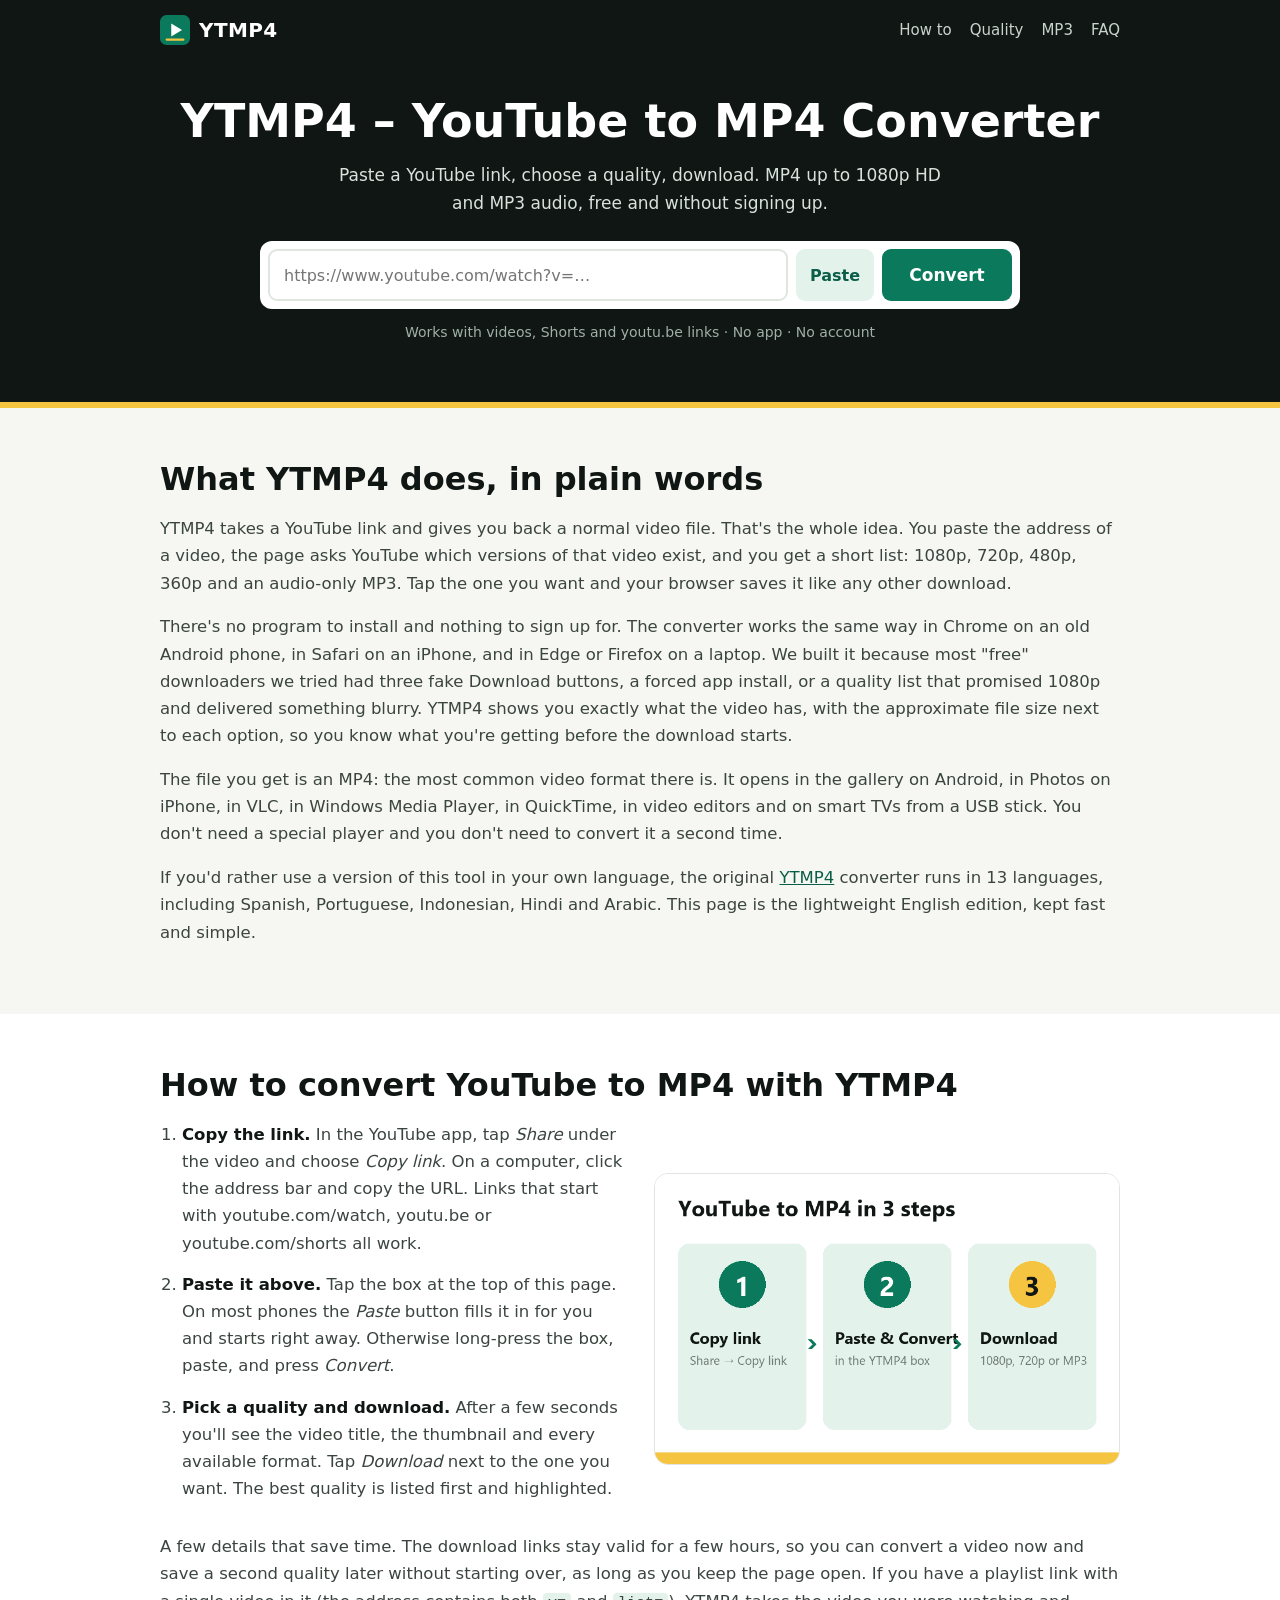
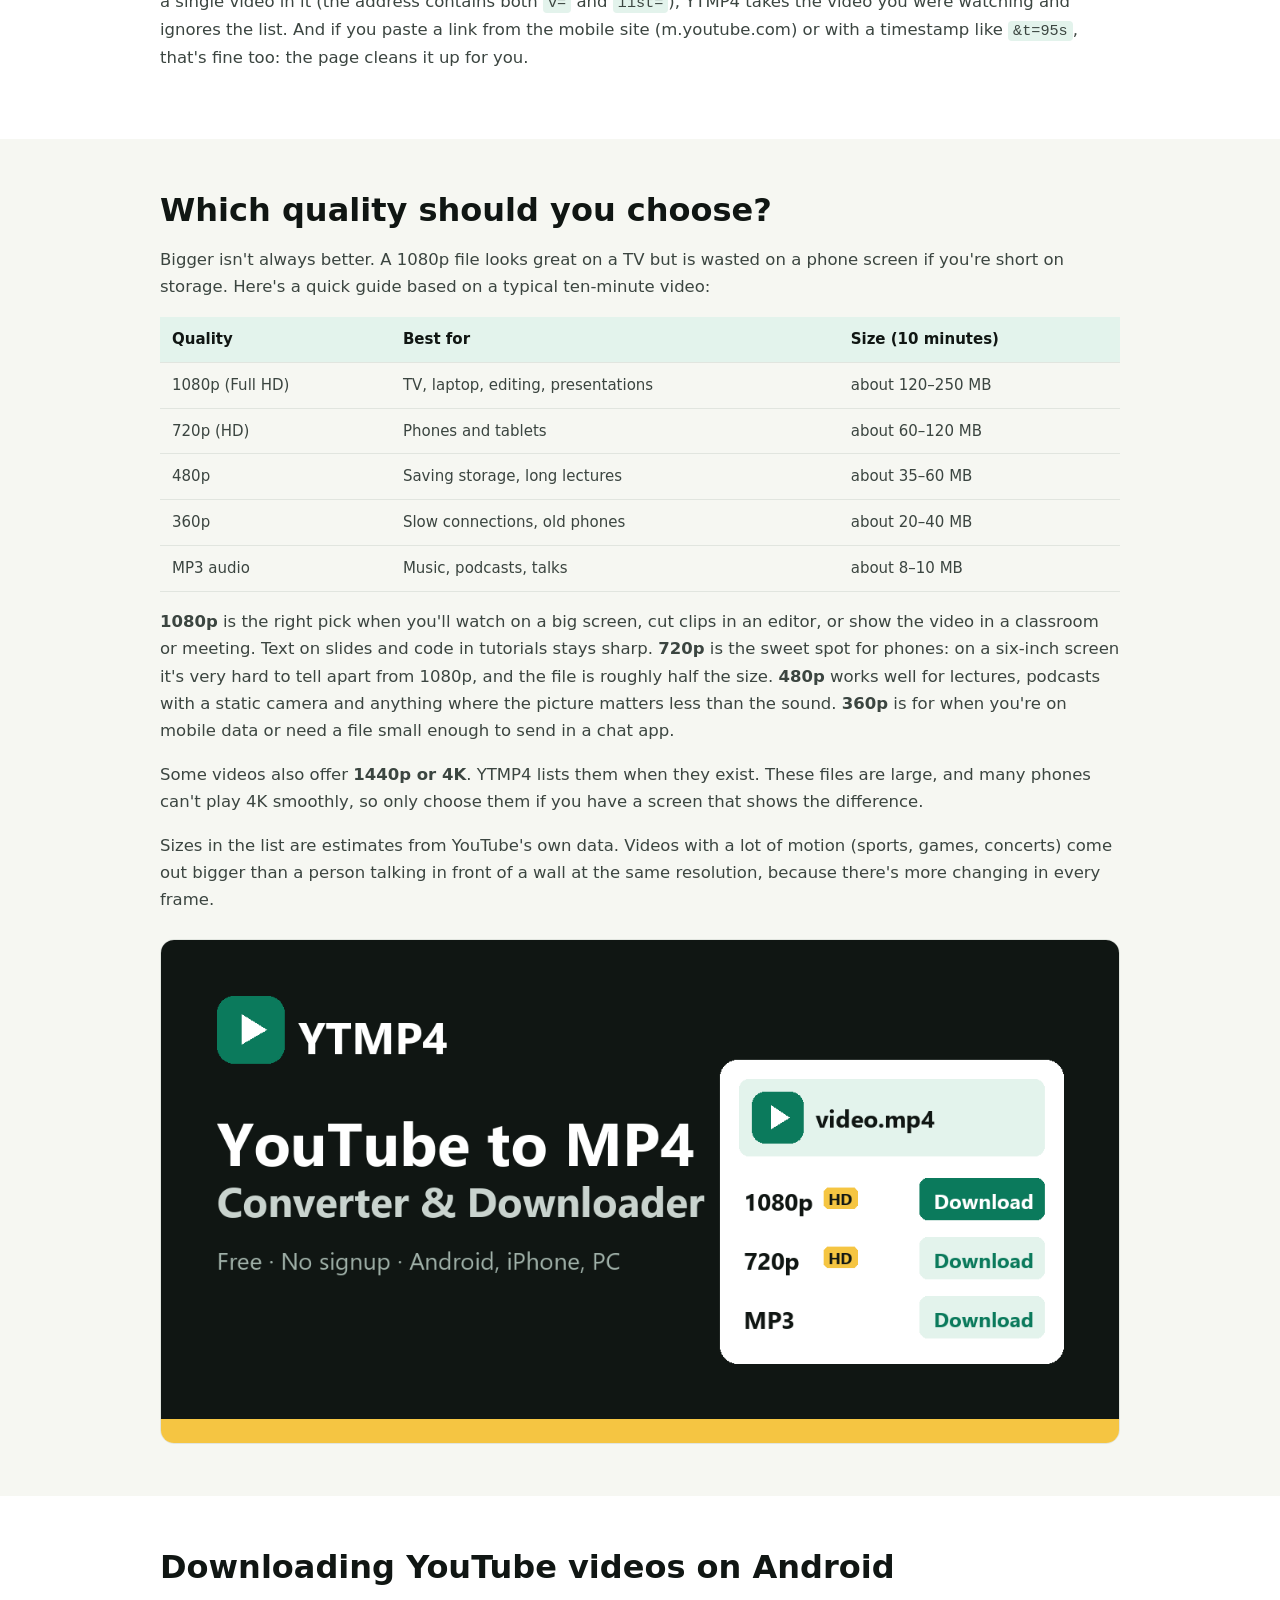
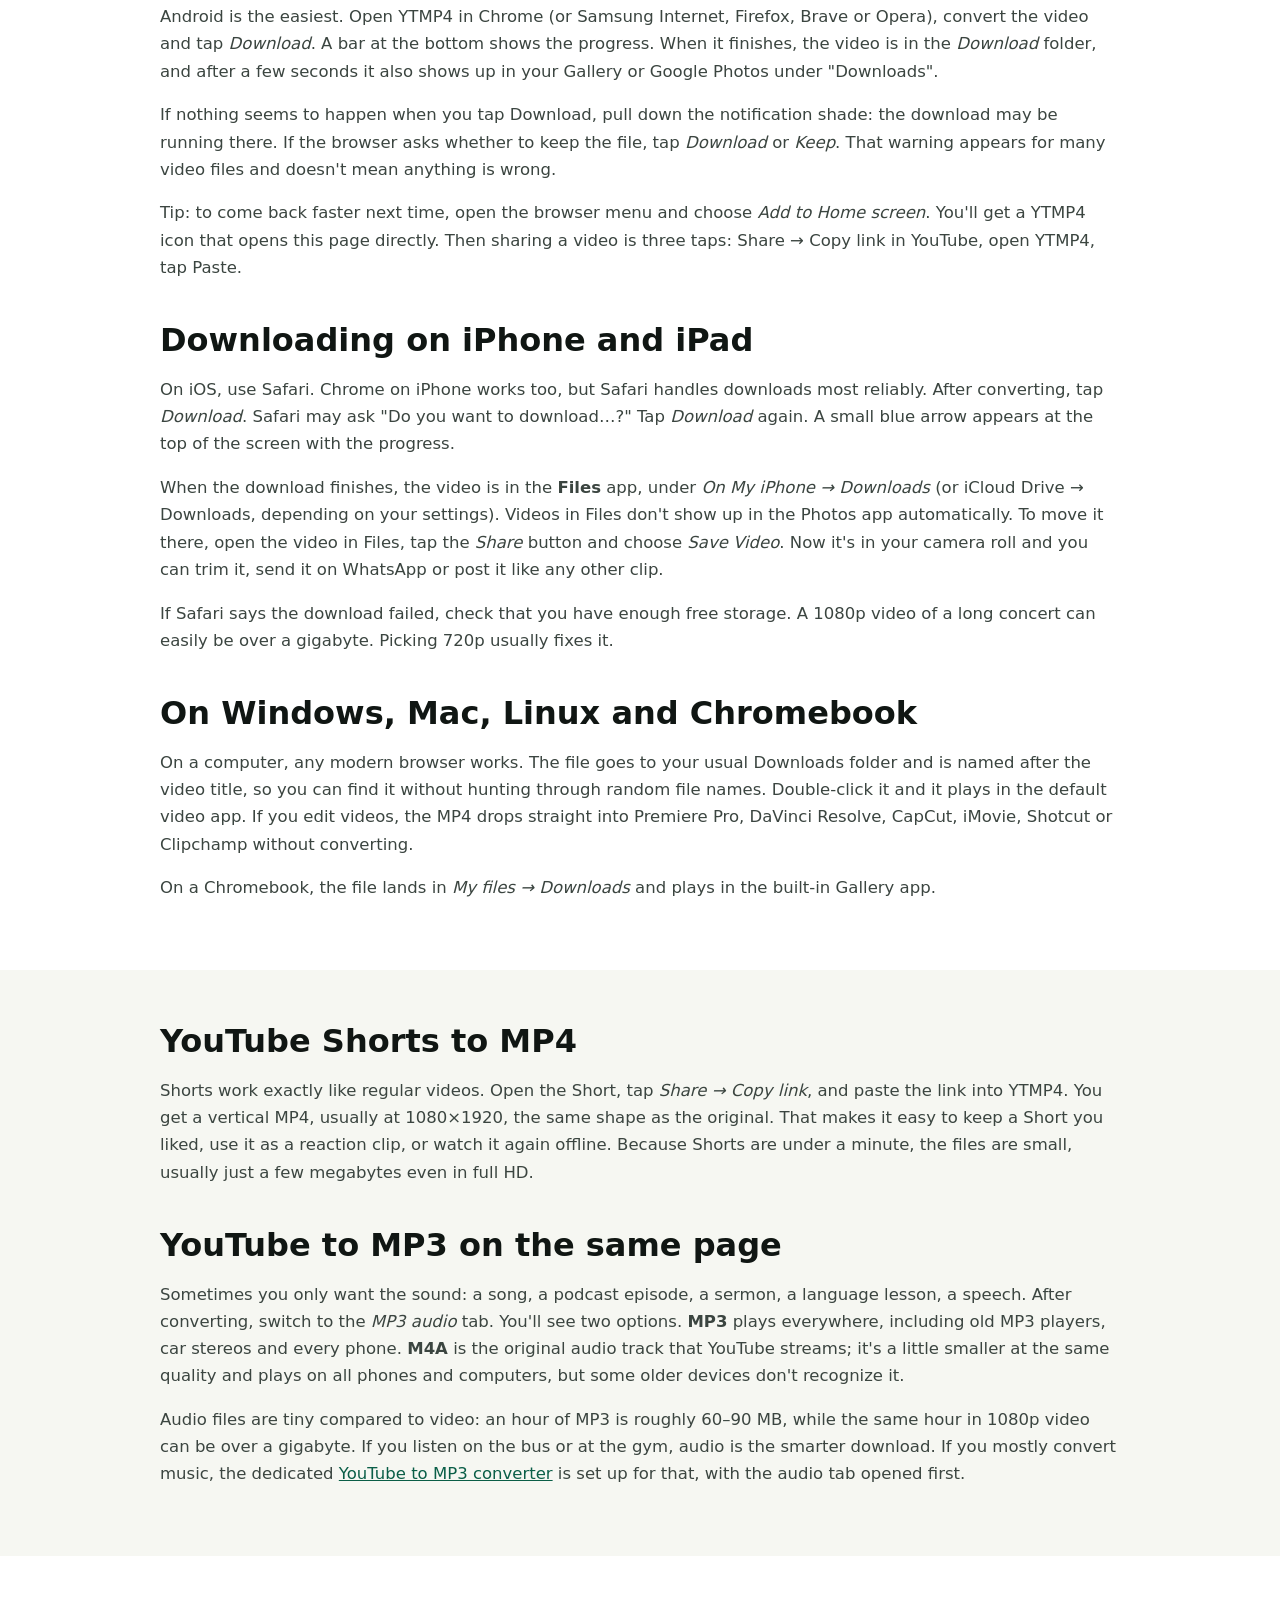
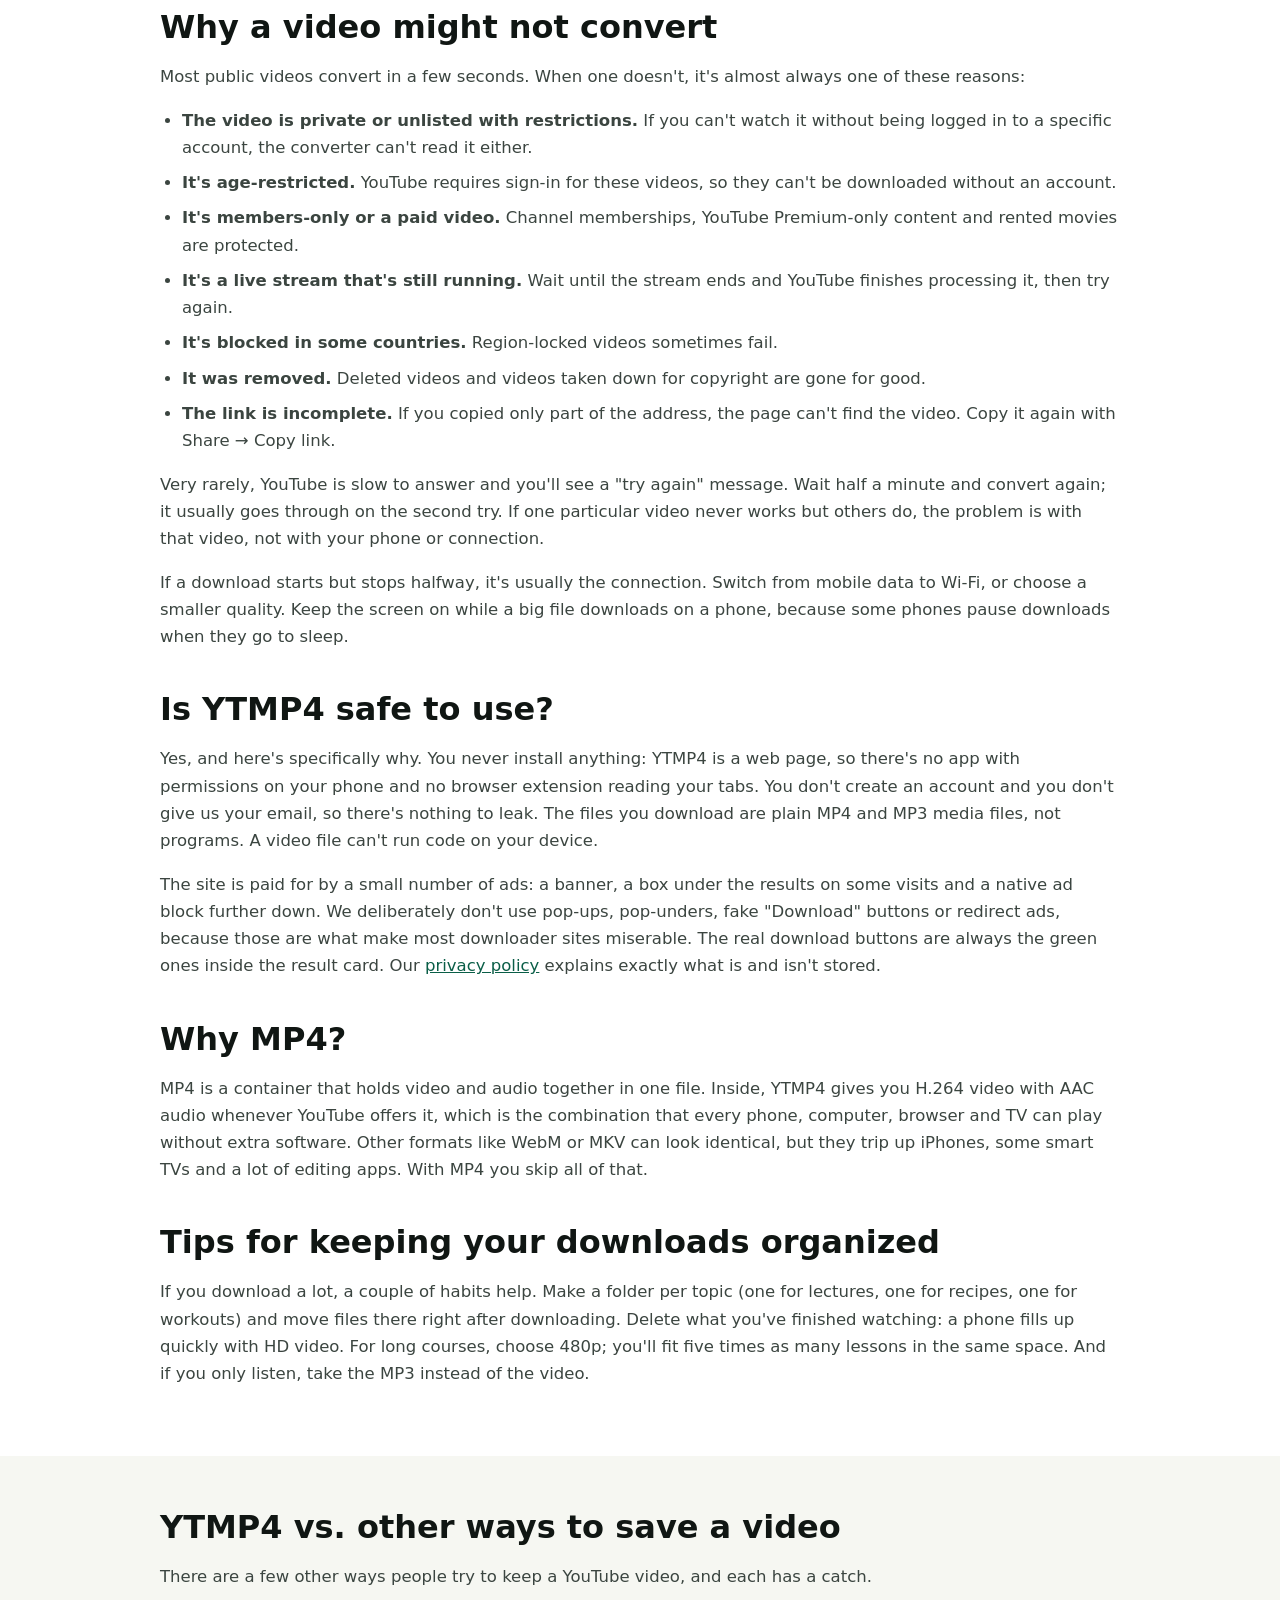
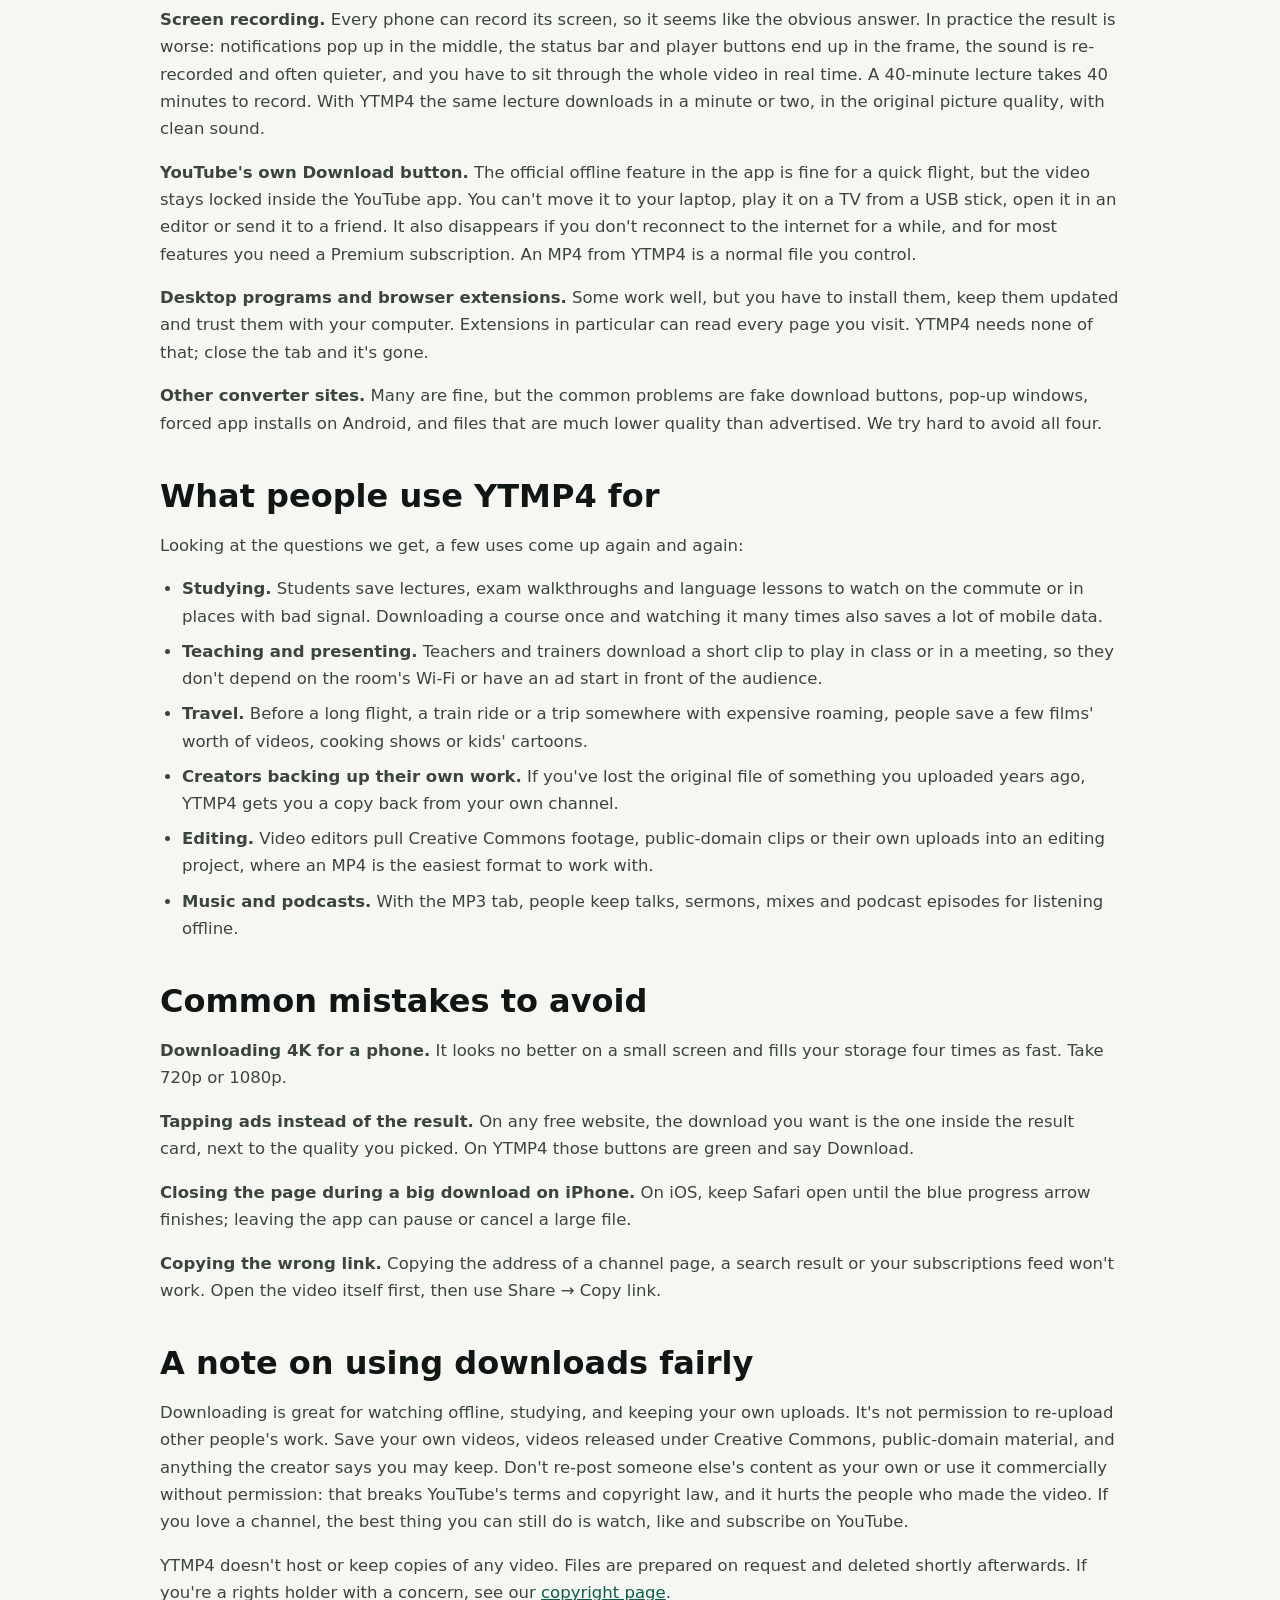
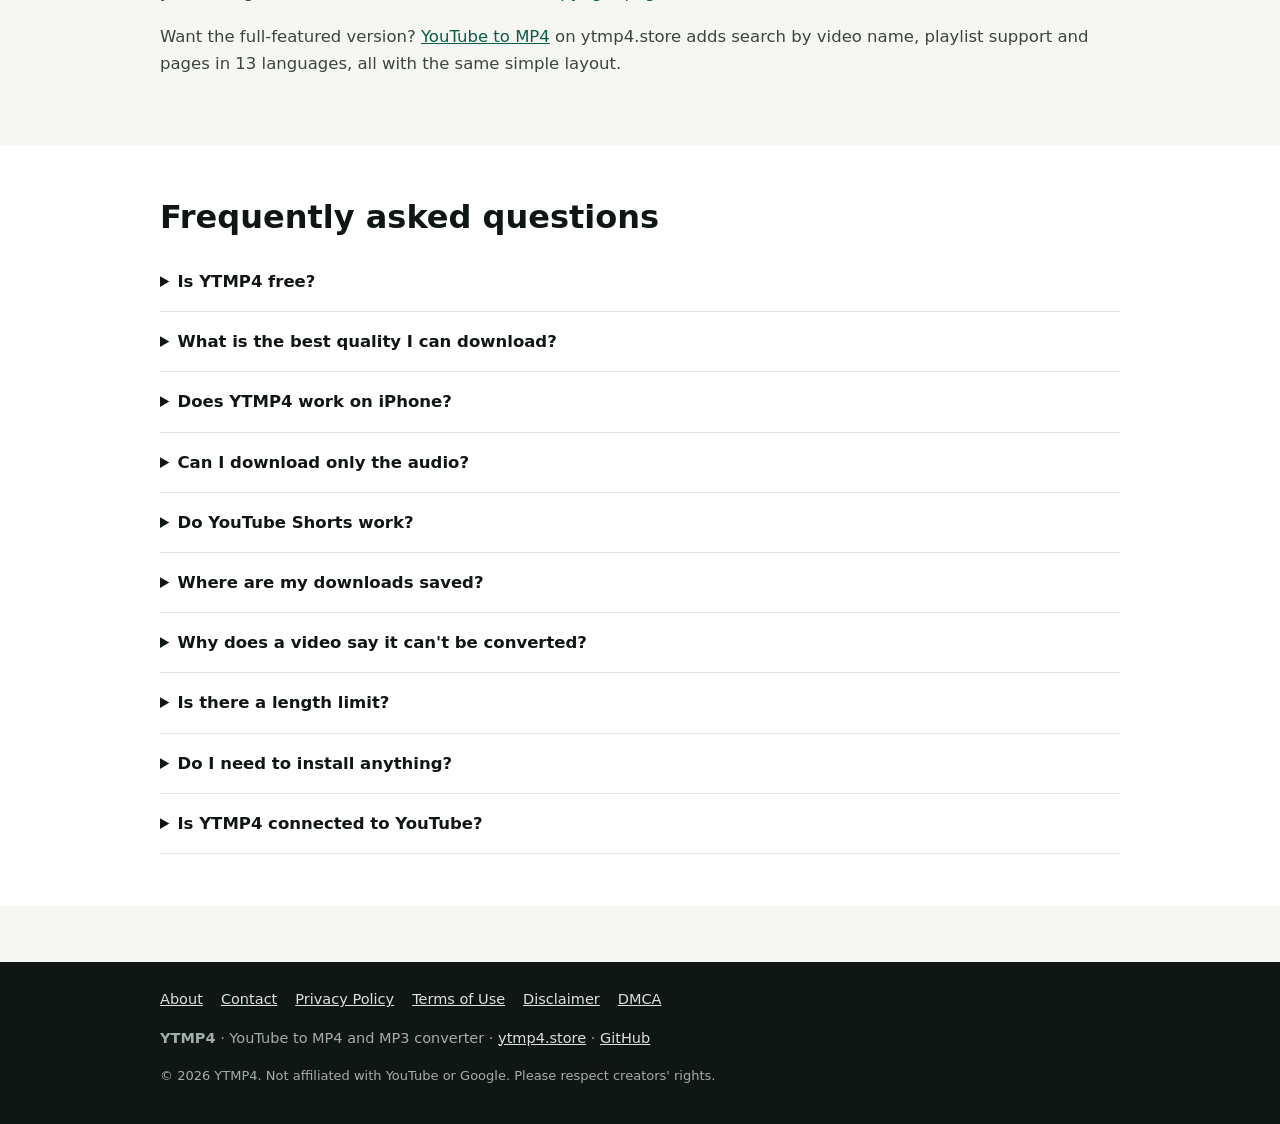
<file: index.html>
<!doctype html>
<html lang="en">
<head>
<meta charset="utf-8">
<meta name="viewport" content="width=device-width, initial-scale=1">
<title>YTMP4 - YouTube to MP4 Converter &amp; Downloader (Free, HD 1080p)</title>
<meta name="description" content="YTMP4 converts YouTube videos to MP4 in 1080p, 720p or 360p and to MP3 audio. Paste a link, pick a quality and download. Free, no signup, works on Android, iPhone and PC.">
<link rel="canonical" href="https://ytmp4-net.github.io/">
<meta name="robots" content="index, follow, max-image-preview:large, max-snippet:-1">
<meta property="og:type" content="website">
<meta property="og:site_name" content="YTMP4">
<meta property="og:title" content="YTMP4 - YouTube to MP4 Converter &amp; Downloader">
<meta property="og:description" content="Paste a YouTube link and save it as MP4 (up to 1080p) or MP3. Free and without signup.">
<meta property="og:url" content="https://ytmp4-net.github.io/">
<meta property="og:image" content="https://ytmp4-net.github.io/img/ytmp4-youtube-to-mp4-converter.png">
<meta name="twitter:card" content="summary_large_image">
<meta name="theme-color" content="#0b7a5c">
<link rel="icon" href="img/favicon.svg" type="image/svg+xml">
<link rel="apple-touch-icon" href="img/icon-180.png">
<link rel="stylesheet" href="style.css">
<script type="application/ld+json">
{"@context":"https://schema.org","@graph":[
{"@type":"Organization","@id":"https://ytmp4-net.github.io/#org","name":"YTMP4","url":"https://ytmp4-net.github.io/","logo":"https://ytmp4-net.github.io/img/icon-180.png","sameAs":["https://github.com/ytmp4-net","https://ytmp4.store/"]},
{"@type":"WebSite","@id":"https://ytmp4-net.github.io/#site","name":"YTMP4","alternateName":"YTMP4 YouTube to MP4","url":"https://ytmp4-net.github.io/","inLanguage":"en","publisher":{"@id":"https://ytmp4-net.github.io/#org"}},
{"@type":"WebApplication","name":"YTMP4 - YouTube to MP4 Converter","url":"https://ytmp4-net.github.io/","applicationCategory":"MultimediaApplication","operatingSystem":"Any","browserRequirements":"Requires JavaScript","offers":{"@type":"Offer","price":"0","priceCurrency":"USD"},"image":"https://ytmp4-net.github.io/img/ytmp4-youtube-to-mp4-converter.png"},
{"@type":"HowTo","name":"How to convert a YouTube video to MP4 with YTMP4","image":"https://ytmp4-net.github.io/img/how-to-convert-youtube-to-mp4.png","step":[
{"@type":"HowToStep","name":"Copy the link","text":"Open the video in the YouTube app or website, tap Share and choose Copy link."},
{"@type":"HowToStep","name":"Paste it into YTMP4","text":"Paste the link into the box at the top of this page and press Convert."},
{"@type":"HowToStep","name":"Pick a quality","text":"Choose MP4 1080p, 720p, 480p or 360p, or MP3 for audio, and press Download."}]},
{"@type":"FAQPage","mainEntity":[
{"@type":"Question","name":"Is YTMP4 free?","acceptedAnswer":{"@type":"Answer","text":"Yes. Every quality, MP4 and MP3, is free. There is no account, no app and no daily limit for normal use. The site is paid for by a few ads that stay out of the way."}},
{"@type":"Question","name":"What is the best quality I can download?","acceptedAnswer":{"@type":"Answer","text":"YTMP4 lists every quality the video was uploaded in, usually up to 1080p and sometimes 1440p or 4K. The best one is always shown first."}},
{"@type":"Question","name":"Does YTMP4 work on iPhone?","acceptedAnswer":{"@type":"Answer","text":"Yes. Open the page in Safari, convert the video and tap Download. iOS saves it in Files under Downloads, and from there you can save it to Photos."}},
{"@type":"Question","name":"Can I download only the audio?","acceptedAnswer":{"@type":"Answer","text":"Yes. After converting, open the MP3 audio tab and pick MP3 or M4A."}},
{"@type":"Question","name":"Do YouTube Shorts work?","acceptedAnswer":{"@type":"Answer","text":"Yes. Paste a youtube.com/shorts link the same way as a normal video. It downloads as a vertical MP4."}},
{"@type":"Question","name":"Where are my downloads saved?","acceptedAnswer":{"@type":"Answer","text":"In your browser's normal download folder: Download on Android, Files > Downloads on iPhone and Downloads on a computer."}},
{"@type":"Question","name":"Why does a video say it can't be converted?","acceptedAnswer":{"@type":"Answer","text":"Private, members-only, age-restricted, region-locked and live videos can't be read. Removed videos can't either. Try a different public video to check that the tool works."}},
{"@type":"Question","name":"Is there a length limit?","acceptedAnswer":{"@type":"Answer","text":"There is no fixed limit, but very long videos in 1080p make large files. For lectures and podcasts longer than two hours, 480p or MP3 is the practical choice."}},
{"@type":"Question","name":"Do I need to install anything?","acceptedAnswer":{"@type":"Answer","text":"No. YTMP4 runs in the browser. Never install an app or extension that a download page asks you to install; YTMP4 never asks."}},
{"@type":"Question","name":"Is YTMP4 connected to YouTube?","acceptedAnswer":{"@type":"Answer","text":"No. YTMP4 is an independent tool and is not affiliated with, endorsed by or sponsored by YouTube or Google."}}]}
]}
</script>
</head>
<body>
<header class="top">
  <div class="wrap bar">
    <a class="brand" href="./" aria-label="YTMP4 home"><img src="img/favicon.svg" width="30" height="30" alt=""> YTMP4</a>
    <nav><a href="#how">How to</a><a href="#quality">Quality</a><a href="#mp3">MP3</a><a href="#faq">FAQ</a></nav>
  </div>
</header>

<main>
<section class="hero">
  <div class="wrap">
    <h1>YTMP4 – YouTube to MP4 Converter</h1>
    <p class="sub">Paste a YouTube link, choose a quality, download. MP4 up to 1080p HD and MP3 audio, free and without signing up.</p>

    <form id="f" class="box" novalidate>
      <label for="u" class="sr">YouTube link</label>
      <input id="u" type="url" inputmode="url" autocomplete="off" spellcheck="false" placeholder="https://www.youtube.com/watch?v=…" required>
      <button type="button" id="paste" class="ghost">Paste</button>
      <button type="submit" id="go">Convert</button>
    </form>
    <p class="hint">Works with videos, Shorts and youtu.be links · No app · No account</p>
    <p id="err" class="err" role="alert" hidden></p>

    <div class="ad ad-top"><div data-ad="728"></div></div>

    <section id="res" class="res" data-state="idle" aria-live="polite">
      <div class="loading"><span class="spin"></span> Reading the video…</div>
      <div class="done" hidden>
        <div class="vid">
          <img id="th" alt="" width="320" height="180">
          <div><p id="ch" class="ch"></p><p id="ti" class="ti"></p><p id="du" class="du"></p></div>
        </div>
        <div class="tabs" role="tablist">
          <button type="button" role="tab" data-t="mp4" aria-selected="true">MP4 video</button>
          <button type="button" role="tab" data-t="aud" aria-selected="false">MP3 audio</button>
        </div>
        <ul class="rows" id="r-mp4"></ul>
        <ul class="rows" id="r-aud" hidden></ul>
        <p class="note">Links stay valid for a few hours. <button type="button" id="again" class="link">Convert another video</button></p>
      </div>
      <div class="ad ad-box"><div data-ad="300"></div></div>
    </section>
  </div>
</section>

<section class="sec">
  <div class="wrap prose">
    <h2>What YTMP4 does, in plain words</h2>
    <p>YTMP4 takes a YouTube link and gives you back a normal video file. That's the whole idea. You paste the address of a video, the page asks YouTube which versions of that video exist, and you get a short list: 1080p, 720p, 480p, 360p and an audio-only MP3. Tap the one you want and your browser saves it like any other download.</p>
    <p>There's no program to install and nothing to sign up for. The converter works the same way in Chrome on an old Android phone, in Safari on an iPhone, and in Edge or Firefox on a laptop. We built it because most "free" downloaders we tried had three fake Download buttons, a forced app install, or a quality list that promised 1080p and delivered something blurry. YTMP4 shows you exactly what the video has, with the approximate file size next to each option, so you know what you're getting before the download starts.</p>
    <p>The file you get is an MP4: the most common video format there is. It opens in the gallery on Android, in Photos on iPhone, in VLC, in Windows Media Player, in QuickTime, in video editors and on smart TVs from a USB stick. You don't need a special player and you don't need to convert it a second time.</p>
    <p>If you'd rather use a version of this tool in your own language, the original <a href="https://ytmp4.store/">YTMP4</a> converter runs in 13 languages, including Spanish, Portuguese, Indonesian, Hindi and Arabic. This page is the lightweight English edition, kept fast and simple.</p>
  </div>
</section>

<section class="sec alt" id="how">
  <div class="wrap">
    <h2>How to convert YouTube to MP4 with YTMP4</h2>
    <div class="how">
      <ol class="steps">
        <li><b>Copy the link.</b> In the YouTube app, tap <em>Share</em> under the video and choose <em>Copy link</em>. On a computer, click the address bar and copy the URL. Links that start with youtube.com/watch, youtu.be or youtube.com/shorts all work.</li>
        <li><b>Paste it above.</b> Tap the box at the top of this page. On most phones the <em>Paste</em> button fills it in for you and starts right away. Otherwise long-press the box, paste, and press <em>Convert</em>.</li>
        <li><b>Pick a quality and download.</b> After a few seconds you'll see the video title, the thumbnail and every available format. Tap <em>Download</em> next to the one you want. The best quality is listed first and highlighted.</li>
      </ol>
      <img src="img/how-to-convert-youtube-to-mp4.png" width="800" height="500" loading="lazy" alt="Three steps to convert a YouTube video to MP4 with YTMP4: copy the link, paste it, download the MP4">
    </div>
    <div class="prose">
      <p>A few details that save time. The download links stay valid for a few hours, so you can convert a video now and save a second quality later without starting over, as long as you keep the page open. If you have a playlist link with a single video in it (the address contains both <code>v=</code> and <code>list=</code>), YTMP4 takes the video you were watching and ignores the list. And if you paste a link from the mobile site (m.youtube.com) or with a timestamp like <code>&amp;t=95s</code>, that's fine too: the page cleans it up for you.</p>
    </div>
  </div>
</section>

<section class="sec" id="quality">
  <div class="wrap prose">
    <h2>Which quality should you choose?</h2>
    <p>Bigger isn't always better. A 1080p file looks great on a TV but is wasted on a phone screen if you're short on storage. Here's a quick guide based on a typical ten-minute video:</p>
    <table>
      <thead><tr><th>Quality</th><th>Best for</th><th>Size (10 minutes)</th></tr></thead>
      <tbody>
        <tr><td>1080p (Full HD)</td><td>TV, laptop, editing, presentations</td><td>about 120–250 MB</td></tr>
        <tr><td>720p (HD)</td><td>Phones and tablets</td><td>about 60–120 MB</td></tr>
        <tr><td>480p</td><td>Saving storage, long lectures</td><td>about 35–60 MB</td></tr>
        <tr><td>360p</td><td>Slow connections, old phones</td><td>about 20–40 MB</td></tr>
        <tr><td>MP3 audio</td><td>Music, podcasts, talks</td><td>about 8–10 MB</td></tr>
      </tbody>
    </table>
    <p><b>1080p</b> is the right pick when you'll watch on a big screen, cut clips in an editor, or show the video in a classroom or meeting. Text on slides and code in tutorials stays sharp. <b>720p</b> is the sweet spot for phones: on a six-inch screen it's very hard to tell apart from 1080p, and the file is roughly half the size. <b>480p</b> works well for lectures, podcasts with a static camera and anything where the picture matters less than the sound. <b>360p</b> is for when you're on mobile data or need a file small enough to send in a chat app.</p>
    <p>Some videos also offer <b>1440p or 4K</b>. YTMP4 lists them when they exist. These files are large, and many phones can't play 4K smoothly, so only choose them if you have a screen that shows the difference.</p>
    <p>Sizes in the list are estimates from YouTube's own data. Videos with a lot of motion (sports, games, concerts) come out bigger than a person talking in front of a wall at the same resolution, because there's more changing in every frame.</p>
    <img src="img/ytmp4-youtube-to-mp4-converter.png" width="1200" height="630" loading="lazy" alt="YTMP4 YouTube to MP4 converter showing 1080p, 720p and MP3 download options">
  </div>
</section>

<section class="sec alt">
  <div class="wrap prose">
    <h2>Downloading YouTube videos on Android</h2>
    <p>Android is the easiest. Open YTMP4 in Chrome (or Samsung Internet, Firefox, Brave or Opera), convert the video and tap <em>Download</em>. A bar at the bottom shows the progress. When it finishes, the video is in the <em>Download</em> folder, and after a few seconds it also shows up in your Gallery or Google Photos under "Downloads".</p>
    <p>If nothing seems to happen when you tap Download, pull down the notification shade: the download may be running there. If the browser asks whether to keep the file, tap <em>Download</em> or <em>Keep</em>. That warning appears for many video files and doesn't mean anything is wrong.</p>
    <p>Tip: to come back faster next time, open the browser menu and choose <em>Add to Home screen</em>. You'll get a YTMP4 icon that opens this page directly. Then sharing a video is three taps: Share → Copy link in YouTube, open YTMP4, tap Paste.</p>

    <h2>Downloading on iPhone and iPad</h2>
    <p>On iOS, use Safari. Chrome on iPhone works too, but Safari handles downloads most reliably. After converting, tap <em>Download</em>. Safari may ask "Do you want to download…?" Tap <em>Download</em> again. A small blue arrow appears at the top of the screen with the progress.</p>
    <p>When the download finishes, the video is in the <strong>Files</strong> app, under <em>On My iPhone → Downloads</em> (or iCloud Drive → Downloads, depending on your settings). Videos in Files don't show up in the Photos app automatically. To move it there, open the video in Files, tap the <em>Share</em> button and choose <em>Save Video</em>. Now it's in your camera roll and you can trim it, send it on WhatsApp or post it like any other clip.</p>
    <p>If Safari says the download failed, check that you have enough free storage. A 1080p video of a long concert can easily be over a gigabyte. Picking 720p usually fixes it.</p>

    <h2>On Windows, Mac, Linux and Chromebook</h2>
    <p>On a computer, any modern browser works. The file goes to your usual Downloads folder and is named after the video title, so you can find it without hunting through random file names. Double-click it and it plays in the default video app. If you edit videos, the MP4 drops straight into Premiere Pro, DaVinci Resolve, CapCut, iMovie, Shotcut or Clipchamp without converting.</p>
    <p>On a Chromebook, the file lands in <em>My files → Downloads</em> and plays in the built-in Gallery app.</p>
  </div>
</section>

<section class="sec">
  <div class="wrap prose">
    <h2>YouTube Shorts to MP4</h2>
    <p>Shorts work exactly like regular videos. Open the Short, tap <em>Share → Copy link</em>, and paste the link into YTMP4. You get a vertical MP4, usually at 1080×1920, the same shape as the original. That makes it easy to keep a Short you liked, use it as a reaction clip, or watch it again offline. Because Shorts are under a minute, the files are small, usually just a few megabytes even in full HD.</p>

    <h2 id="mp3">YouTube to MP3 on the same page</h2>
    <p>Sometimes you only want the sound: a song, a podcast episode, a sermon, a language lesson, a speech. After converting, switch to the <em>MP3 audio</em> tab. You'll see two options. <b>MP3</b> plays everywhere, including old MP3 players, car stereos and every phone. <b>M4A</b> is the original audio track that YouTube streams; it's a little smaller at the same quality and plays on all phones and computers, but some older devices don't recognize it.</p>
    <p>Audio files are tiny compared to video: an hour of MP3 is roughly 60–90 MB, while the same hour in 1080p video can be over a gigabyte. If you listen on the bus or at the gym, audio is the smarter download. If you mostly convert music, the dedicated <a href="https://ytmp4.store/youtube-to-mp3/">YouTube to MP3 converter</a> is set up for that, with the audio tab opened first.</p>
  </div>
</section>

<section class="sec alt">
  <div class="wrap prose">
    <h2>Why a video might not convert</h2>
    <p>Most public videos convert in a few seconds. When one doesn't, it's almost always one of these reasons:</p>
    <ul>
      <li><b>The video is private or unlisted with restrictions.</b> If you can't watch it without being logged in to a specific account, the converter can't read it either.</li>
      <li><b>It's age-restricted.</b> YouTube requires sign-in for these videos, so they can't be downloaded without an account.</li>
      <li><b>It's members-only or a paid video.</b> Channel memberships, YouTube Premium-only content and rented movies are protected.</li>
      <li><b>It's a live stream that's still running.</b> Wait until the stream ends and YouTube finishes processing it, then try again.</li>
      <li><b>It's blocked in some countries.</b> Region-locked videos sometimes fail.</li>
      <li><b>It was removed.</b> Deleted videos and videos taken down for copyright are gone for good.</li>
      <li><b>The link is incomplete.</b> If you copied only part of the address, the page can't find the video. Copy it again with Share → Copy link.</li>
    </ul>
    <p>Very rarely, YouTube is slow to answer and you'll see a "try again" message. Wait half a minute and convert again; it usually goes through on the second try. If one particular video never works but others do, the problem is with that video, not with your phone or connection.</p>
    <p>If a download starts but stops halfway, it's usually the connection. Switch from mobile data to Wi-Fi, or choose a smaller quality. Keep the screen on while a big file downloads on a phone, because some phones pause downloads when they go to sleep.</p>

    <h2>Is YTMP4 safe to use?</h2>
    <p>Yes, and here's specifically why. You never install anything: YTMP4 is a web page, so there's no app with permissions on your phone and no browser extension reading your tabs. You don't create an account and you don't give us your email, so there's nothing to leak. The files you download are plain MP4 and MP3 media files, not programs. A video file can't run code on your device.</p>
    <p>The site is paid for by a small number of ads: a banner, a box under the results on some visits and a native ad block further down. We deliberately don't use pop-ups, pop-unders, fake "Download" buttons or redirect ads, because those are what make most downloader sites miserable. The real download buttons are always the green ones inside the result card. Our <a href="privacy/">privacy policy</a> explains exactly what is and isn't stored.</p>

    <h2>Why MP4?</h2>
    <p>MP4 is a container that holds video and audio together in one file. Inside, YTMP4 gives you H.264 video with AAC audio whenever YouTube offers it, which is the combination that every phone, computer, browser and TV can play without extra software. Other formats like WebM or MKV can look identical, but they trip up iPhones, some smart TVs and a lot of editing apps. With MP4 you skip all of that.</p>

    <h2>Tips for keeping your downloads organized</h2>
    <p>If you download a lot, a couple of habits help. Make a folder per topic (one for lectures, one for recipes, one for workouts) and move files there right after downloading. Delete what you've finished watching: a phone fills up quickly with HD video. For long courses, choose 480p; you'll fit five times as many lessons in the same space. And if you only listen, take the MP3 instead of the video.</p>
  </div>
</section>

<section class="sec">
  <div class="wrap prose">
    <h2>YTMP4 vs. other ways to save a video</h2>
    <p>There are a few other ways people try to keep a YouTube video, and each has a catch.</p>
    <p><b>Screen recording.</b> Every phone can record its screen, so it seems like the obvious answer. In practice the result is worse: notifications pop up in the middle, the status bar and player buttons end up in the frame, the sound is re-recorded and often quieter, and you have to sit through the whole video in real time. A 40-minute lecture takes 40 minutes to record. With YTMP4 the same lecture downloads in a minute or two, in the original picture quality, with clean sound.</p>
    <p><b>YouTube's own Download button.</b> The official offline feature in the app is fine for a quick flight, but the video stays locked inside the YouTube app. You can't move it to your laptop, play it on a TV from a USB stick, open it in an editor or send it to a friend. It also disappears if you don't reconnect to the internet for a while, and for most features you need a Premium subscription. An MP4 from YTMP4 is a normal file you control.</p>
    <p><b>Desktop programs and browser extensions.</b> Some work well, but you have to install them, keep them updated and trust them with your computer. Extensions in particular can read every page you visit. YTMP4 needs none of that; close the tab and it's gone.</p>
    <p><b>Other converter sites.</b> Many are fine, but the common problems are fake download buttons, pop-up windows, forced app installs on Android, and files that are much lower quality than advertised. We try hard to avoid all four.</p>

    <h2>What people use YTMP4 for</h2>
    <p>Looking at the questions we get, a few uses come up again and again:</p>
    <ul>
      <li><b>Studying.</b> Students save lectures, exam walkthroughs and language lessons to watch on the commute or in places with bad signal. Downloading a course once and watching it many times also saves a lot of mobile data.</li>
      <li><b>Teaching and presenting.</b> Teachers and trainers download a short clip to play in class or in a meeting, so they don't depend on the room's Wi-Fi or have an ad start in front of the audience.</li>
      <li><b>Travel.</b> Before a long flight, a train ride or a trip somewhere with expensive roaming, people save a few films' worth of videos, cooking shows or kids' cartoons.</li>
      <li><b>Creators backing up their own work.</b> If you've lost the original file of something you uploaded years ago, YTMP4 gets you a copy back from your own channel.</li>
      <li><b>Editing.</b> Video editors pull Creative Commons footage, public-domain clips or their own uploads into an editing project, where an MP4 is the easiest format to work with.</li>
      <li><b>Music and podcasts.</b> With the MP3 tab, people keep talks, sermons, mixes and podcast episodes for listening offline.</li>
    </ul>

    <h2>Common mistakes to avoid</h2>
    <p><b>Downloading 4K for a phone.</b> It looks no better on a small screen and fills your storage four times as fast. Take 720p or 1080p.</p>
    <p><b>Tapping ads instead of the result.</b> On any free website, the download you want is the one inside the result card, next to the quality you picked. On YTMP4 those buttons are green and say Download.</p>
    <p><b>Closing the page during a big download on iPhone.</b> On iOS, keep Safari open until the blue progress arrow finishes; leaving the app can pause or cancel a large file.</p>
    <p><b>Copying the wrong link.</b> Copying the address of a channel page, a search result or your subscriptions feed won't work. Open the video itself first, then use Share → Copy link.</p>

    <h2>A note on using downloads fairly</h2>
    <p>Downloading is great for watching offline, studying, and keeping your own uploads. It's not permission to re-upload other people's work. Save your own videos, videos released under Creative Commons, public-domain material, and anything the creator says you may keep. Don't re-post someone else's content as your own or use it commercially without permission: that breaks YouTube's terms and copyright law, and it hurts the people who made the video. If you love a channel, the best thing you can still do is watch, like and subscribe on YouTube.</p>
    <p>YTMP4 doesn't host or keep copies of any video. Files are prepared on request and deleted shortly afterwards. If you're a rights holder with a concern, see our <a href="dmca/">copyright page</a>.</p>
    <p>Want the full-featured version? <a href="https://ytmp4.store/youtube-to-mp4/">YouTube to MP4</a> on ytmp4.store adds search by video name, playlist support and pages in 13 languages, all with the same simple layout.</p>
  </div>
</section>

<section class="sec alt" id="faq">
  <div class="wrap prose">
    <h2>Frequently asked questions</h2>
    <details><summary>Is YTMP4 free?</summary><p>Yes. Every quality, MP4 and MP3, is free. There is no account, no app and no daily limit for normal use. The site is paid for by a few ads that stay out of the way.</p></details>
    <details><summary>What is the best quality I can download?</summary><p>YTMP4 lists every quality the video was uploaded in, usually up to 1080p and sometimes 1440p or 4K. The best one is always shown first.</p></details>
    <details><summary>Does YTMP4 work on iPhone?</summary><p>Yes. Open the page in Safari, convert the video and tap Download. iOS saves it in Files under Downloads, and from there you can save it to Photos.</p></details>
    <details><summary>Can I download only the audio?</summary><p>Yes. After converting, open the MP3 audio tab and pick MP3 or M4A.</p></details>
    <details><summary>Do YouTube Shorts work?</summary><p>Yes. Paste a youtube.com/shorts link the same way as a normal video. It downloads as a vertical MP4.</p></details>
    <details><summary>Where are my downloads saved?</summary><p>In your browser's normal download folder: Download on Android, Files &gt; Downloads on iPhone and Downloads on a computer.</p></details>
    <details><summary>Why does a video say it can't be converted?</summary><p>Private, members-only, age-restricted, region-locked and live videos can't be read. Removed videos can't either. Try a different public video to check that the tool works.</p></details>
    <details><summary>Is there a length limit?</summary><p>There is no fixed limit, but very long videos in 1080p make large files. For lectures and podcasts longer than two hours, 480p or MP3 is the practical choice.</p></details>
    <details><summary>Do I need to install anything?</summary><p>No. YTMP4 runs in the browser. Never install an app or extension that a download page asks you to install; YTMP4 never asks.</p></details>
    <details><summary>Is YTMP4 connected to YouTube?</summary><p>No. YTMP4 is an independent tool and is not affiliated with, endorsed by or sponsored by YouTube or Google.</p></details>
  </div>
</section>

<div class="wrap native"><div id="native-slot"></div></div>
</main>

<footer class="foot">
  <div class="wrap">
    <nav class="legal"><a href="about/">About</a><a href="contact/">Contact</a><a href="privacy/">Privacy Policy</a><a href="terms/">Terms of Use</a><a href="disclaimer/">Disclaimer</a><a href="dmca/">DMCA</a></nav>
    <p><b>YTMP4</b> · YouTube to MP4 and MP3 converter · <a href="https://ytmp4.store/">ytmp4.store</a> · <a href="https://github.com/ytmp4-net">GitHub</a></p>
    <p class="small">© 2026 YTMP4. Not affiliated with YouTube or Google. Please respect creators' rights.</p>
  </div>
</footer>

<div id="sticky" class="sticky" hidden><button type="button" aria-label="Close ad">×</button><div data-ad="320"></div></div>

<script src="app.js" defer></script>
<script src="progress.js" defer></script>
</body>
</html>
</file>
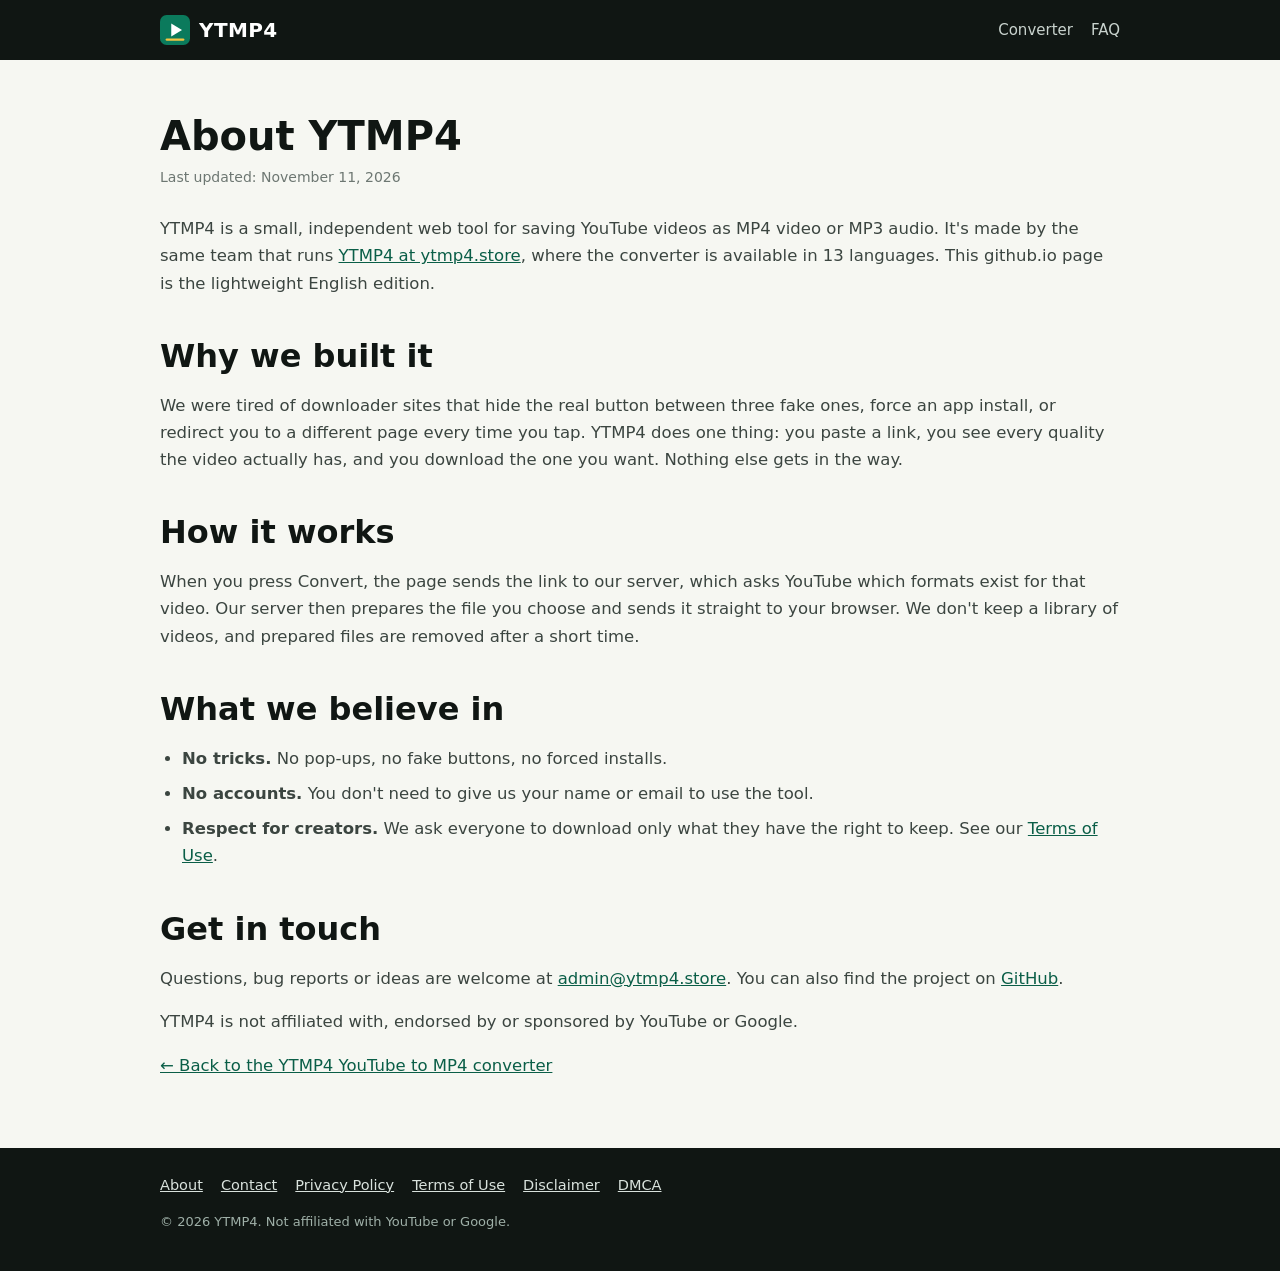
<file: about/index.html>
<!doctype html>
<html lang="en">
<head>
<meta charset="utf-8">
<meta name="viewport" content="width=device-width, initial-scale=1">
<title>About YTMP4 | YTMP4</title>
<meta name="description" content="Who makes YTMP4, why it exists and how the free YouTube to MP4 converter works.">
<link rel="canonical" href="https://ytmp4-net.github.io/about/">
<meta name="robots" content="index, follow">
<meta name="theme-color" content="#0b7a5c">
<link rel="icon" href="../img/favicon.svg" type="image/svg+xml">
<link rel="stylesheet" href="../style.css">
</head>
<body>
<header class="top"><div class="wrap bar"><a class="brand" href="../" aria-label="YTMP4 home"><img src="../img/favicon.svg" width="30" height="30" alt=""> YTMP4</a><nav><a href="../">Converter</a><a href="../#faq">FAQ</a></nav></div></header>
<main class="sec page"><div class="wrap prose">
<h1>About YTMP4</h1>
<p class="upd">Last updated: November 11, 2026</p>
<p>YTMP4 is a small, independent web tool for saving YouTube videos as MP4 video or MP3 audio. It's made by the same team that runs <a href="https://ytmp4.store/">YTMP4 at ytmp4.store</a>, where the converter is available in 13 languages. This github.io page is the lightweight English edition.</p>
<h2>Why we built it</h2>
<p>We were tired of downloader sites that hide the real button between three fake ones, force an app install, or redirect you to a different page every time you tap. YTMP4 does one thing: you paste a link, you see every quality the video actually has, and you download the one you want. Nothing else gets in the way.</p>
<h2>How it works</h2>
<p>When you press Convert, the page sends the link to our server, which asks YouTube which formats exist for that video. Our server then prepares the file you choose and sends it straight to your browser. We don't keep a library of videos, and prepared files are removed after a short time.</p>
<h2>What we believe in</h2>
<ul>
<li><b>No tricks.</b> No pop-ups, no fake buttons, no forced installs.</li>
<li><b>No accounts.</b> You don't need to give us your name or email to use the tool.</li>
<li><b>Respect for creators.</b> We ask everyone to download only what they have the right to keep. See our <a href="../terms/">Terms of Use</a>.</li>
</ul>
<h2>Get in touch</h2>
<p>Questions, bug reports or ideas are welcome at <a href="mailto:admin@ytmp4.store">admin@ytmp4.store</a>. You can also find the project on <a href="https://github.com/ytmp4-net">GitHub</a>.</p>
<p>YTMP4 is not affiliated with, endorsed by or sponsored by YouTube or Google.</p>
<p><a href="../">&larr; Back to the YTMP4 YouTube to MP4 converter</a></p>
</div></main>
<footer class="foot"><div class="wrap">
<nav class="legal"><a href="../about/">About</a><a href="../contact/">Contact</a><a href="../privacy/">Privacy Policy</a><a href="../terms/">Terms of Use</a><a href="../disclaimer/">Disclaimer</a><a href="../dmca/">DMCA</a></nav>
<p class="small">&copy; 2026 YTMP4. Not affiliated with YouTube or Google.</p>
</div></footer>
</body>
</html>
</file>
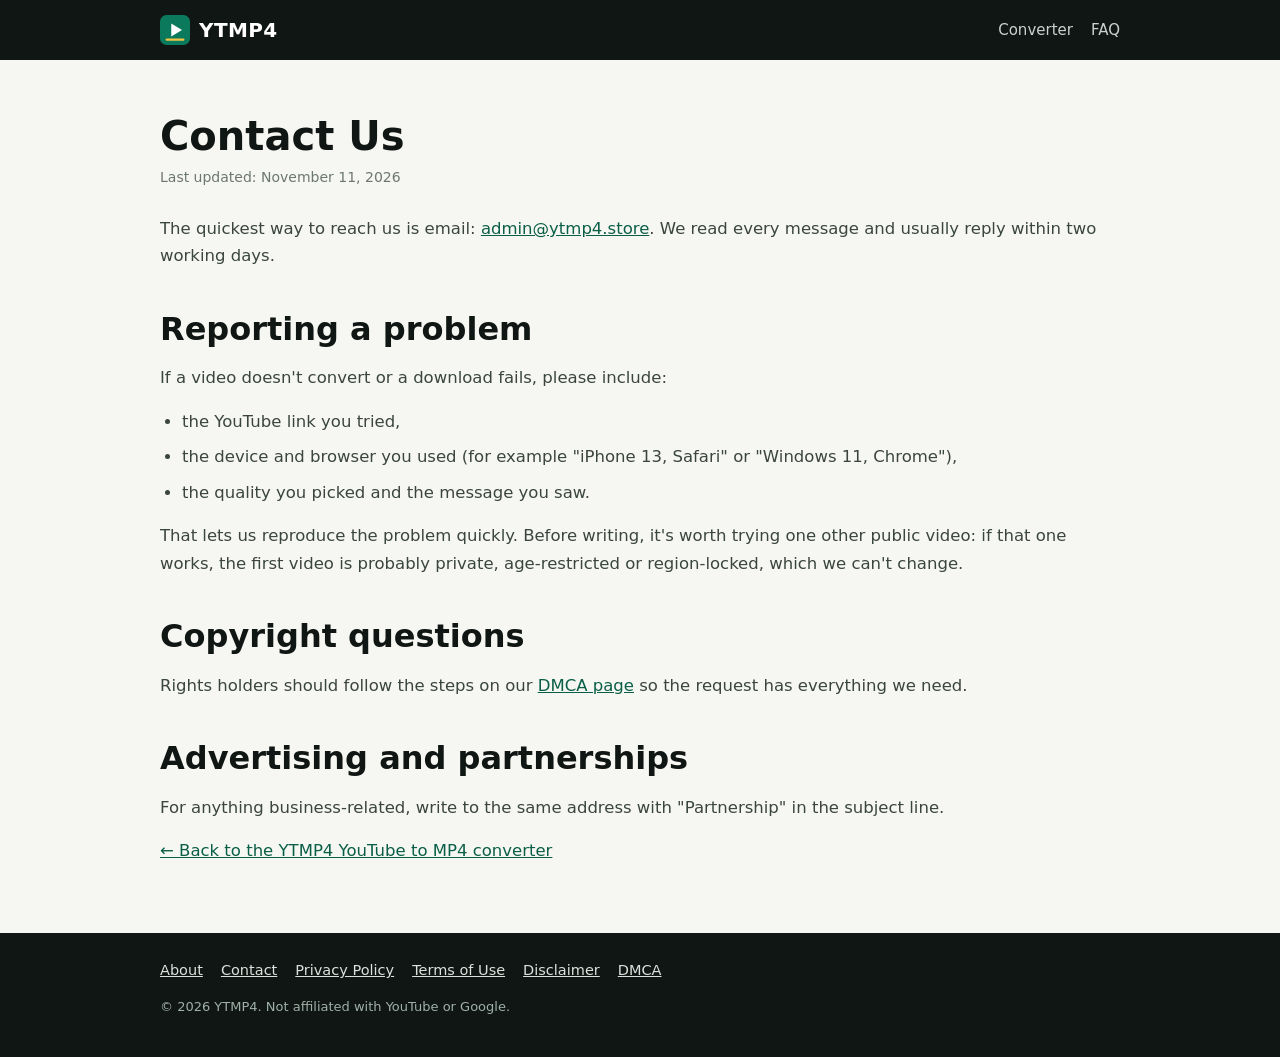
<file: contact/index.html>
<!doctype html>
<html lang="en">
<head>
<meta charset="utf-8">
<meta name="viewport" content="width=device-width, initial-scale=1">
<title>Contact Us | YTMP4</title>
<meta name="description" content="How to contact the YTMP4 team about bugs, questions, copyright or partnerships.">
<link rel="canonical" href="https://ytmp4-net.github.io/contact/">
<meta name="robots" content="index, follow">
<meta name="theme-color" content="#0b7a5c">
<link rel="icon" href="../img/favicon.svg" type="image/svg+xml">
<link rel="stylesheet" href="../style.css">
</head>
<body>
<header class="top"><div class="wrap bar"><a class="brand" href="../" aria-label="YTMP4 home"><img src="../img/favicon.svg" width="30" height="30" alt=""> YTMP4</a><nav><a href="../">Converter</a><a href="../#faq">FAQ</a></nav></div></header>
<main class="sec page"><div class="wrap prose">
<h1>Contact Us</h1>
<p class="upd">Last updated: November 11, 2026</p>
<p>The quickest way to reach us is email: <a href="mailto:admin@ytmp4.store">admin@ytmp4.store</a>. We read every message and usually reply within two working days.</p>
<h2>Reporting a problem</h2>
<p>If a video doesn't convert or a download fails, please include:</p>
<ul>
<li>the YouTube link you tried,</li>
<li>the device and browser you used (for example "iPhone 13, Safari" or "Windows 11, Chrome"),</li>
<li>the quality you picked and the message you saw.</li>
</ul>
<p>That lets us reproduce the problem quickly. Before writing, it's worth trying one other public video: if that one works, the first video is probably private, age-restricted or region-locked, which we can't change.</p>
<h2>Copyright questions</h2>
<p>Rights holders should follow the steps on our <a href="../dmca/">DMCA page</a> so the request has everything we need.</p>
<h2>Advertising and partnerships</h2>
<p>For anything business-related, write to the same address with "Partnership" in the subject line.</p>
<p><a href="../">&larr; Back to the YTMP4 YouTube to MP4 converter</a></p>
</div></main>
<footer class="foot"><div class="wrap">
<nav class="legal"><a href="../about/">About</a><a href="../contact/">Contact</a><a href="../privacy/">Privacy Policy</a><a href="../terms/">Terms of Use</a><a href="../disclaimer/">Disclaimer</a><a href="../dmca/">DMCA</a></nav>
<p class="small">&copy; 2026 YTMP4. Not affiliated with YouTube or Google.</p>
</div></footer>
</body>
</html>
</file>
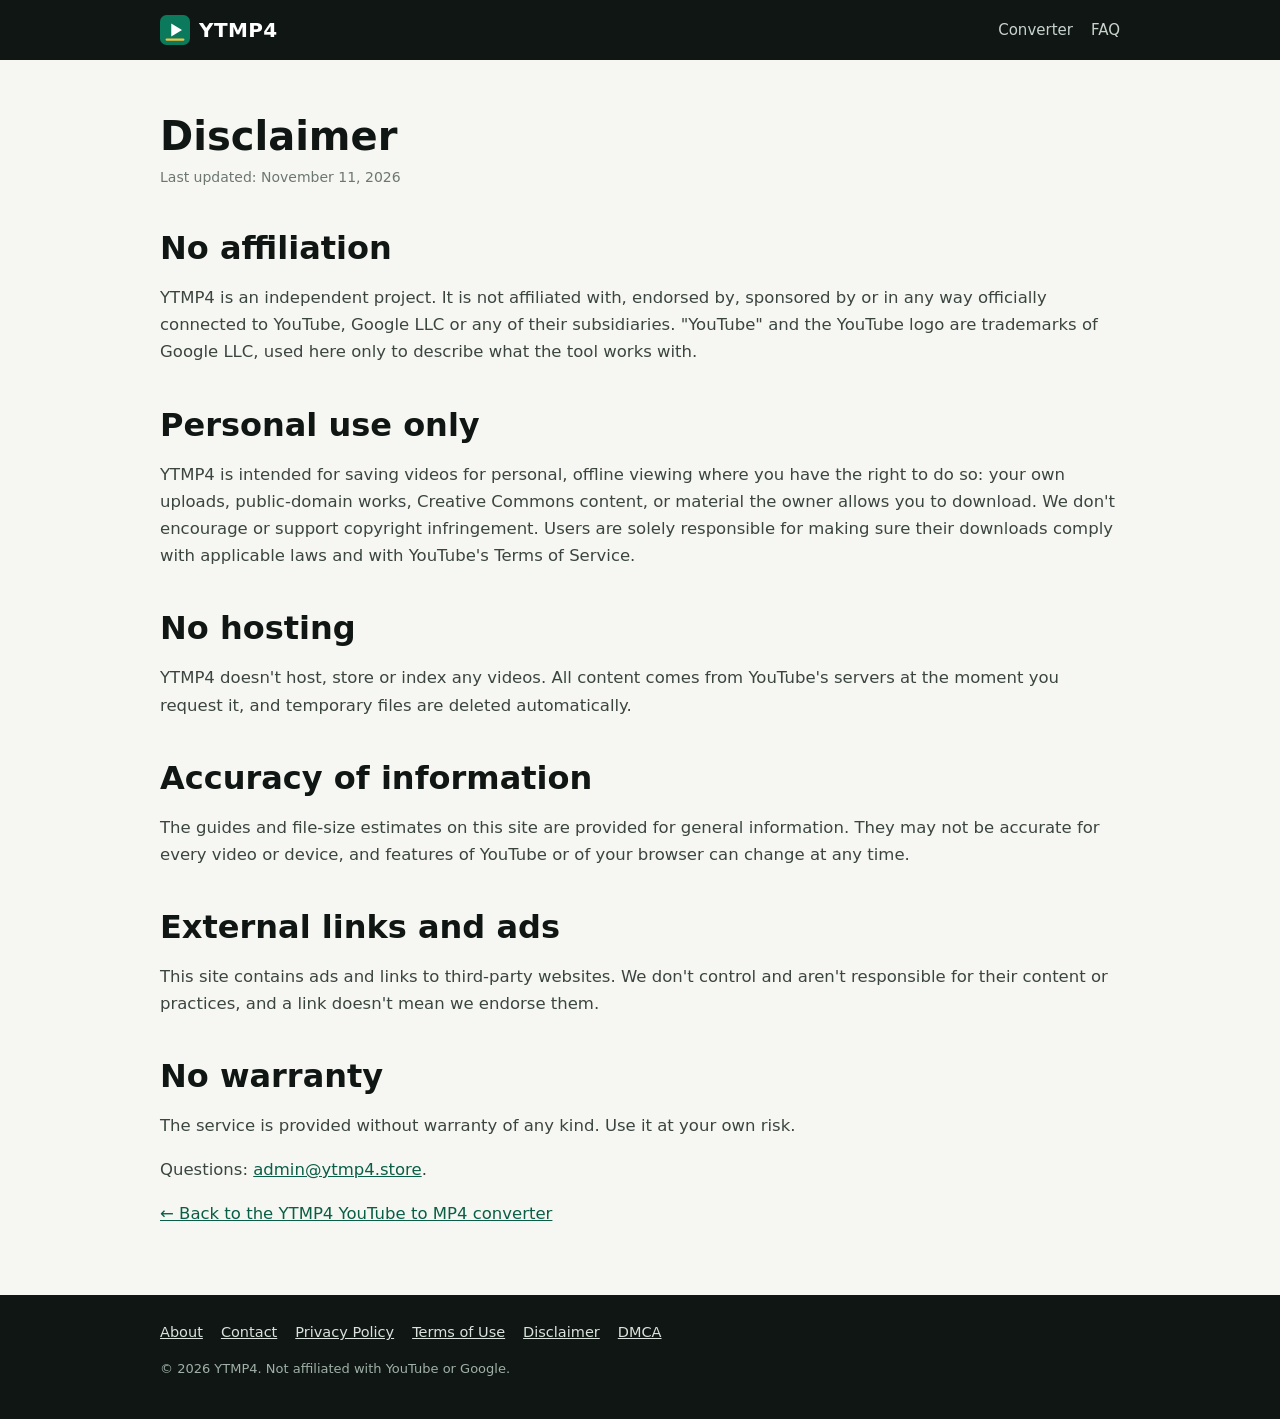
<file: disclaimer/index.html>
<!doctype html>
<html lang="en">
<head>
<meta charset="utf-8">
<meta name="viewport" content="width=device-width, initial-scale=1">
<title>Disclaimer | YTMP4</title>
<meta name="description" content="Legal disclaimer for YTMP4: no affiliation with YouTube or Google, personal use only, no warranty.">
<link rel="canonical" href="https://ytmp4-net.github.io/disclaimer/">
<meta name="robots" content="index, follow">
<meta name="theme-color" content="#0b7a5c">
<link rel="icon" href="../img/favicon.svg" type="image/svg+xml">
<link rel="stylesheet" href="../style.css">
</head>
<body>
<header class="top"><div class="wrap bar"><a class="brand" href="../" aria-label="YTMP4 home"><img src="../img/favicon.svg" width="30" height="30" alt=""> YTMP4</a><nav><a href="../">Converter</a><a href="../#faq">FAQ</a></nav></div></header>
<main class="sec page"><div class="wrap prose">
<h1>Disclaimer</h1>
<p class="upd">Last updated: November 11, 2026</p>
<h2>No affiliation</h2>
<p>YTMP4 is an independent project. It is not affiliated with, endorsed by, sponsored by or in any way officially connected to YouTube, Google LLC or any of their subsidiaries. "YouTube" and the YouTube logo are trademarks of Google LLC, used here only to describe what the tool works with.</p>
<h2>Personal use only</h2>
<p>YTMP4 is intended for saving videos for personal, offline viewing where you have the right to do so: your own uploads, public-domain works, Creative Commons content, or material the owner allows you to download. We don't encourage or support copyright infringement. Users are solely responsible for making sure their downloads comply with applicable laws and with YouTube's Terms of Service.</p>
<h2>No hosting</h2>
<p>YTMP4 doesn't host, store or index any videos. All content comes from YouTube's servers at the moment you request it, and temporary files are deleted automatically.</p>
<h2>Accuracy of information</h2>
<p>The guides and file-size estimates on this site are provided for general information. They may not be accurate for every video or device, and features of YouTube or of your browser can change at any time.</p>
<h2>External links and ads</h2>
<p>This site contains ads and links to third-party websites. We don't control and aren't responsible for their content or practices, and a link doesn't mean we endorse them.</p>
<h2>No warranty</h2>
<p>The service is provided without warranty of any kind. Use it at your own risk.</p>
<p>Questions: <a href="mailto:admin@ytmp4.store">admin@ytmp4.store</a>.</p>
<p><a href="../">&larr; Back to the YTMP4 YouTube to MP4 converter</a></p>
</div></main>
<footer class="foot"><div class="wrap">
<nav class="legal"><a href="../about/">About</a><a href="../contact/">Contact</a><a href="../privacy/">Privacy Policy</a><a href="../terms/">Terms of Use</a><a href="../disclaimer/">Disclaimer</a><a href="../dmca/">DMCA</a></nav>
<p class="small">&copy; 2026 YTMP4. Not affiliated with YouTube or Google.</p>
</div></footer>
</body>
</html>
</file>
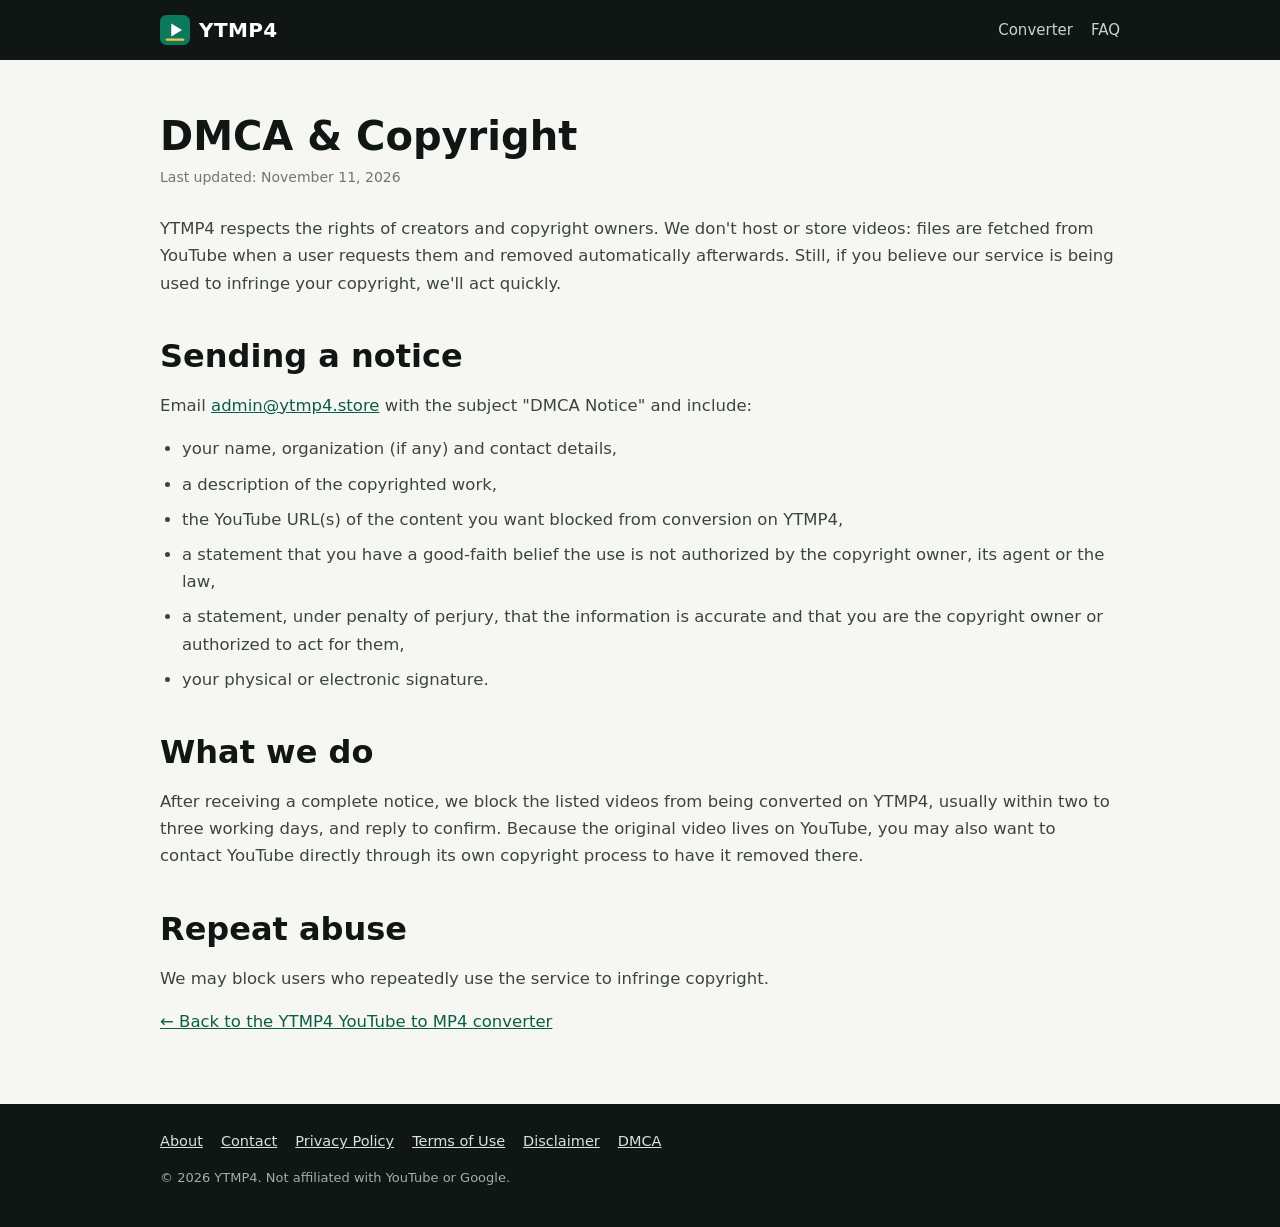
<file: dmca/index.html>
<!doctype html>
<html lang="en">
<head>
<meta charset="utf-8">
<meta name="viewport" content="width=device-width, initial-scale=1">
<title>DMCA &amp; Copyright | YTMP4</title>
<meta name="description" content="How copyright owners can report content and send a DMCA notice to YTMP4.">
<link rel="canonical" href="https://ytmp4-net.github.io/dmca/">
<meta name="robots" content="index, follow">
<meta name="theme-color" content="#0b7a5c">
<link rel="icon" href="../img/favicon.svg" type="image/svg+xml">
<link rel="stylesheet" href="../style.css">
</head>
<body>
<header class="top"><div class="wrap bar"><a class="brand" href="../" aria-label="YTMP4 home"><img src="../img/favicon.svg" width="30" height="30" alt=""> YTMP4</a><nav><a href="../">Converter</a><a href="../#faq">FAQ</a></nav></div></header>
<main class="sec page"><div class="wrap prose">
<h1>DMCA &amp; Copyright</h1>
<p class="upd">Last updated: November 11, 2026</p>
<p>YTMP4 respects the rights of creators and copyright owners. We don't host or store videos: files are fetched from YouTube when a user requests them and removed automatically afterwards. Still, if you believe our service is being used to infringe your copyright, we'll act quickly.</p>
<h2>Sending a notice</h2>
<p>Email <a href="mailto:admin@ytmp4.store">admin@ytmp4.store</a> with the subject "DMCA Notice" and include:</p>
<ul>
<li>your name, organization (if any) and contact details,</li>
<li>a description of the copyrighted work,</li>
<li>the YouTube URL(s) of the content you want blocked from conversion on YTMP4,</li>
<li>a statement that you have a good-faith belief the use is not authorized by the copyright owner, its agent or the law,</li>
<li>a statement, under penalty of perjury, that the information is accurate and that you are the copyright owner or authorized to act for them,</li>
<li>your physical or electronic signature.</li>
</ul>
<h2>What we do</h2>
<p>After receiving a complete notice, we block the listed videos from being converted on YTMP4, usually within two to three working days, and reply to confirm. Because the original video lives on YouTube, you may also want to contact YouTube directly through its own copyright process to have it removed there.</p>
<h2>Repeat abuse</h2>
<p>We may block users who repeatedly use the service to infringe copyright.</p>
<p><a href="../">&larr; Back to the YTMP4 YouTube to MP4 converter</a></p>
</div></main>
<footer class="foot"><div class="wrap">
<nav class="legal"><a href="../about/">About</a><a href="../contact/">Contact</a><a href="../privacy/">Privacy Policy</a><a href="../terms/">Terms of Use</a><a href="../disclaimer/">Disclaimer</a><a href="../dmca/">DMCA</a></nav>
<p class="small">&copy; 2026 YTMP4. Not affiliated with YouTube or Google.</p>
</div></footer>
</body>
</html>
</file>
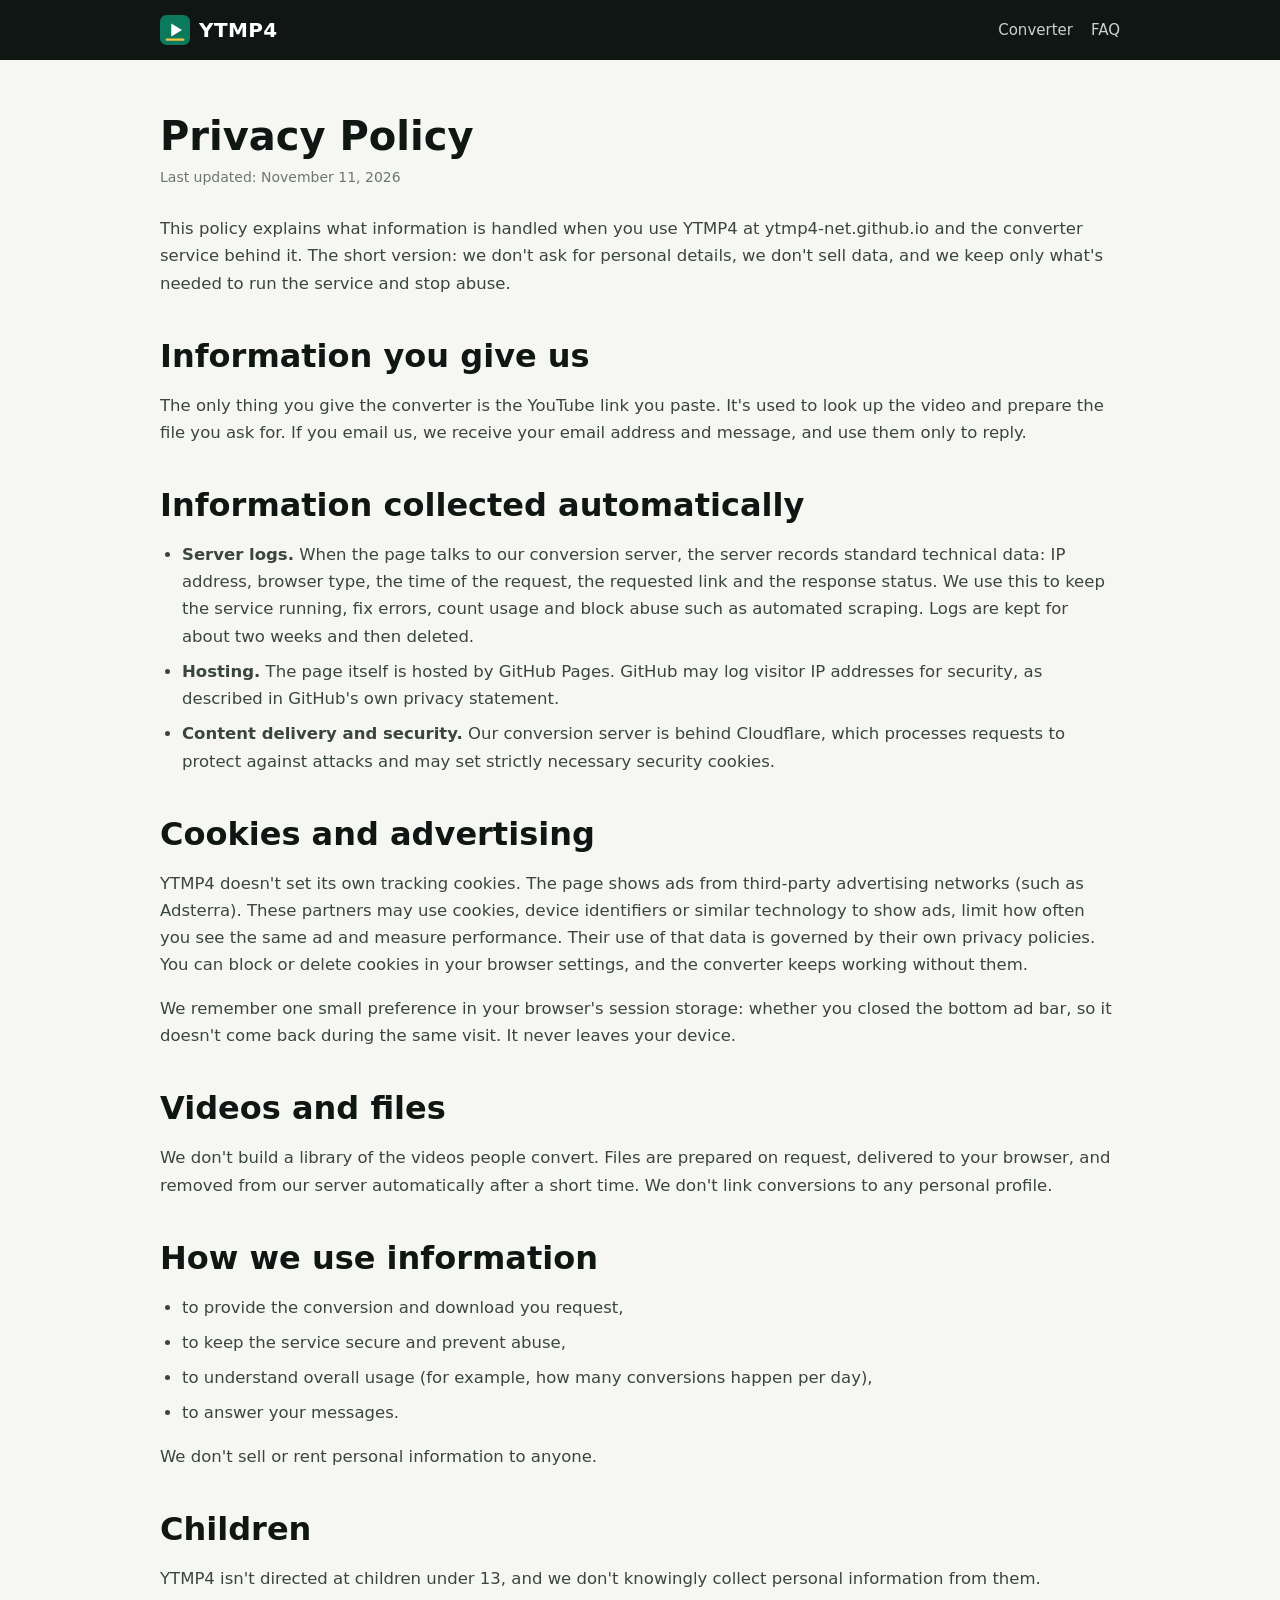
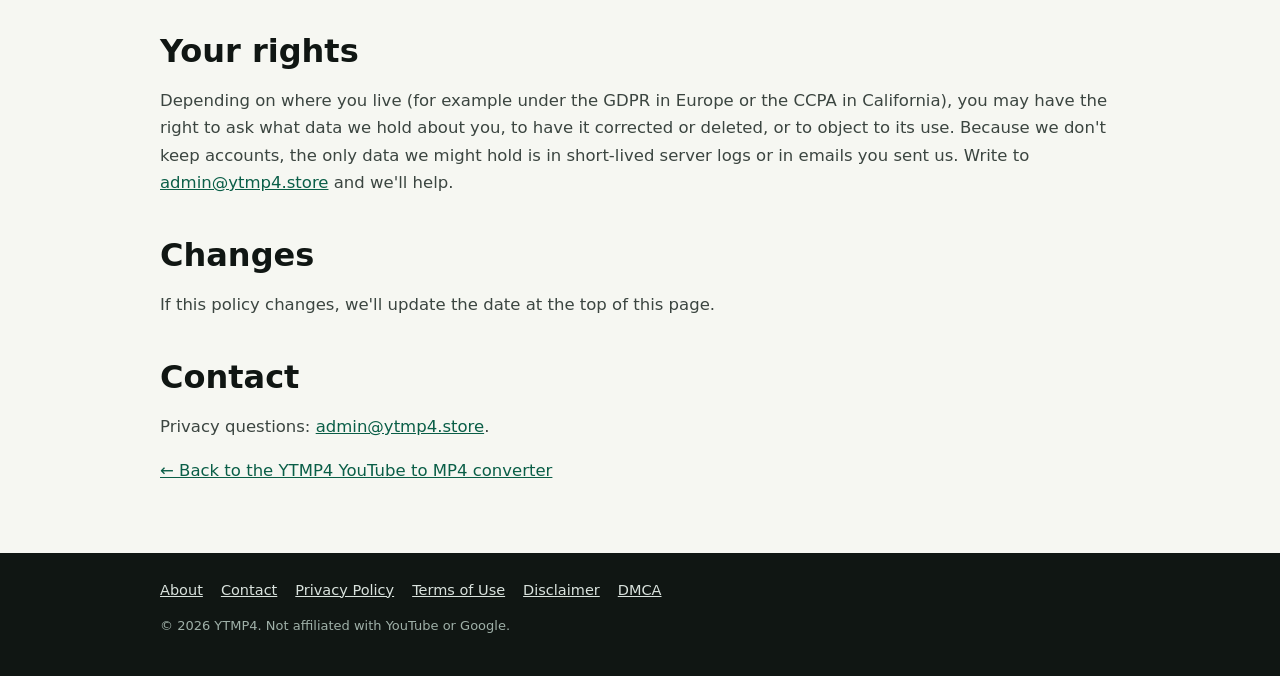
<file: privacy/index.html>
<!doctype html>
<html lang="en">
<head>
<meta charset="utf-8">
<meta name="viewport" content="width=device-width, initial-scale=1">
<title>Privacy Policy | YTMP4</title>
<meta name="description" content="What data YTMP4 collects when you convert YouTube videos, how it is used, cookies, ads and your rights.">
<link rel="canonical" href="https://ytmp4-net.github.io/privacy/">
<meta name="robots" content="index, follow">
<meta name="theme-color" content="#0b7a5c">
<link rel="icon" href="../img/favicon.svg" type="image/svg+xml">
<link rel="stylesheet" href="../style.css">
</head>
<body>
<header class="top"><div class="wrap bar"><a class="brand" href="../" aria-label="YTMP4 home"><img src="../img/favicon.svg" width="30" height="30" alt=""> YTMP4</a><nav><a href="../">Converter</a><a href="../#faq">FAQ</a></nav></div></header>
<main class="sec page"><div class="wrap prose">
<h1>Privacy Policy</h1>
<p class="upd">Last updated: November 11, 2026</p>
<p>This policy explains what information is handled when you use YTMP4 at ytmp4-net.github.io and the converter service behind it. The short version: we don't ask for personal details, we don't sell data, and we keep only what's needed to run the service and stop abuse.</p>
<h2>Information you give us</h2>
<p>The only thing you give the converter is the YouTube link you paste. It's used to look up the video and prepare the file you ask for. If you email us, we receive your email address and message, and use them only to reply.</p>
<h2>Information collected automatically</h2>
<ul>
<li><b>Server logs.</b> When the page talks to our conversion server, the server records standard technical data: IP address, browser type, the time of the request, the requested link and the response status. We use this to keep the service running, fix errors, count usage and block abuse such as automated scraping. Logs are kept for about two weeks and then deleted.</li>
<li><b>Hosting.</b> The page itself is hosted by GitHub Pages. GitHub may log visitor IP addresses for security, as described in GitHub's own privacy statement.</li>
<li><b>Content delivery and security.</b> Our conversion server is behind Cloudflare, which processes requests to protect against attacks and may set strictly necessary security cookies.</li>
</ul>
<h2>Cookies and advertising</h2>
<p>YTMP4 doesn't set its own tracking cookies. The page shows ads from third-party advertising networks (such as Adsterra). These partners may use cookies, device identifiers or similar technology to show ads, limit how often you see the same ad and measure performance. Their use of that data is governed by their own privacy policies. You can block or delete cookies in your browser settings, and the converter keeps working without them.</p>
<p>We remember one small preference in your browser's session storage: whether you closed the bottom ad bar, so it doesn't come back during the same visit. It never leaves your device.</p>
<h2>Videos and files</h2>
<p>We don't build a library of the videos people convert. Files are prepared on request, delivered to your browser, and removed from our server automatically after a short time. We don't link conversions to any personal profile.</p>
<h2>How we use information</h2>
<ul>
<li>to provide the conversion and download you request,</li>
<li>to keep the service secure and prevent abuse,</li>
<li>to understand overall usage (for example, how many conversions happen per day),</li>
<li>to answer your messages.</li>
</ul>
<p>We don't sell or rent personal information to anyone.</p>
<h2>Children</h2>
<p>YTMP4 isn't directed at children under 13, and we don't knowingly collect personal information from them.</p>
<h2>Your rights</h2>
<p>Depending on where you live (for example under the GDPR in Europe or the CCPA in California), you may have the right to ask what data we hold about you, to have it corrected or deleted, or to object to its use. Because we don't keep accounts, the only data we might hold is in short-lived server logs or in emails you sent us. Write to <a href="mailto:admin@ytmp4.store">admin@ytmp4.store</a> and we'll help.</p>
<h2>Changes</h2>
<p>If this policy changes, we'll update the date at the top of this page.</p>
<h2>Contact</h2>
<p>Privacy questions: <a href="mailto:admin@ytmp4.store">admin@ytmp4.store</a>.</p>
<p><a href="../">&larr; Back to the YTMP4 YouTube to MP4 converter</a></p>
</div></main>
<footer class="foot"><div class="wrap">
<nav class="legal"><a href="../about/">About</a><a href="../contact/">Contact</a><a href="../privacy/">Privacy Policy</a><a href="../terms/">Terms of Use</a><a href="../disclaimer/">Disclaimer</a><a href="../dmca/">DMCA</a></nav>
<p class="small">&copy; 2026 YTMP4. Not affiliated with YouTube or Google.</p>
</div></footer>
</body>
</html>
</file>
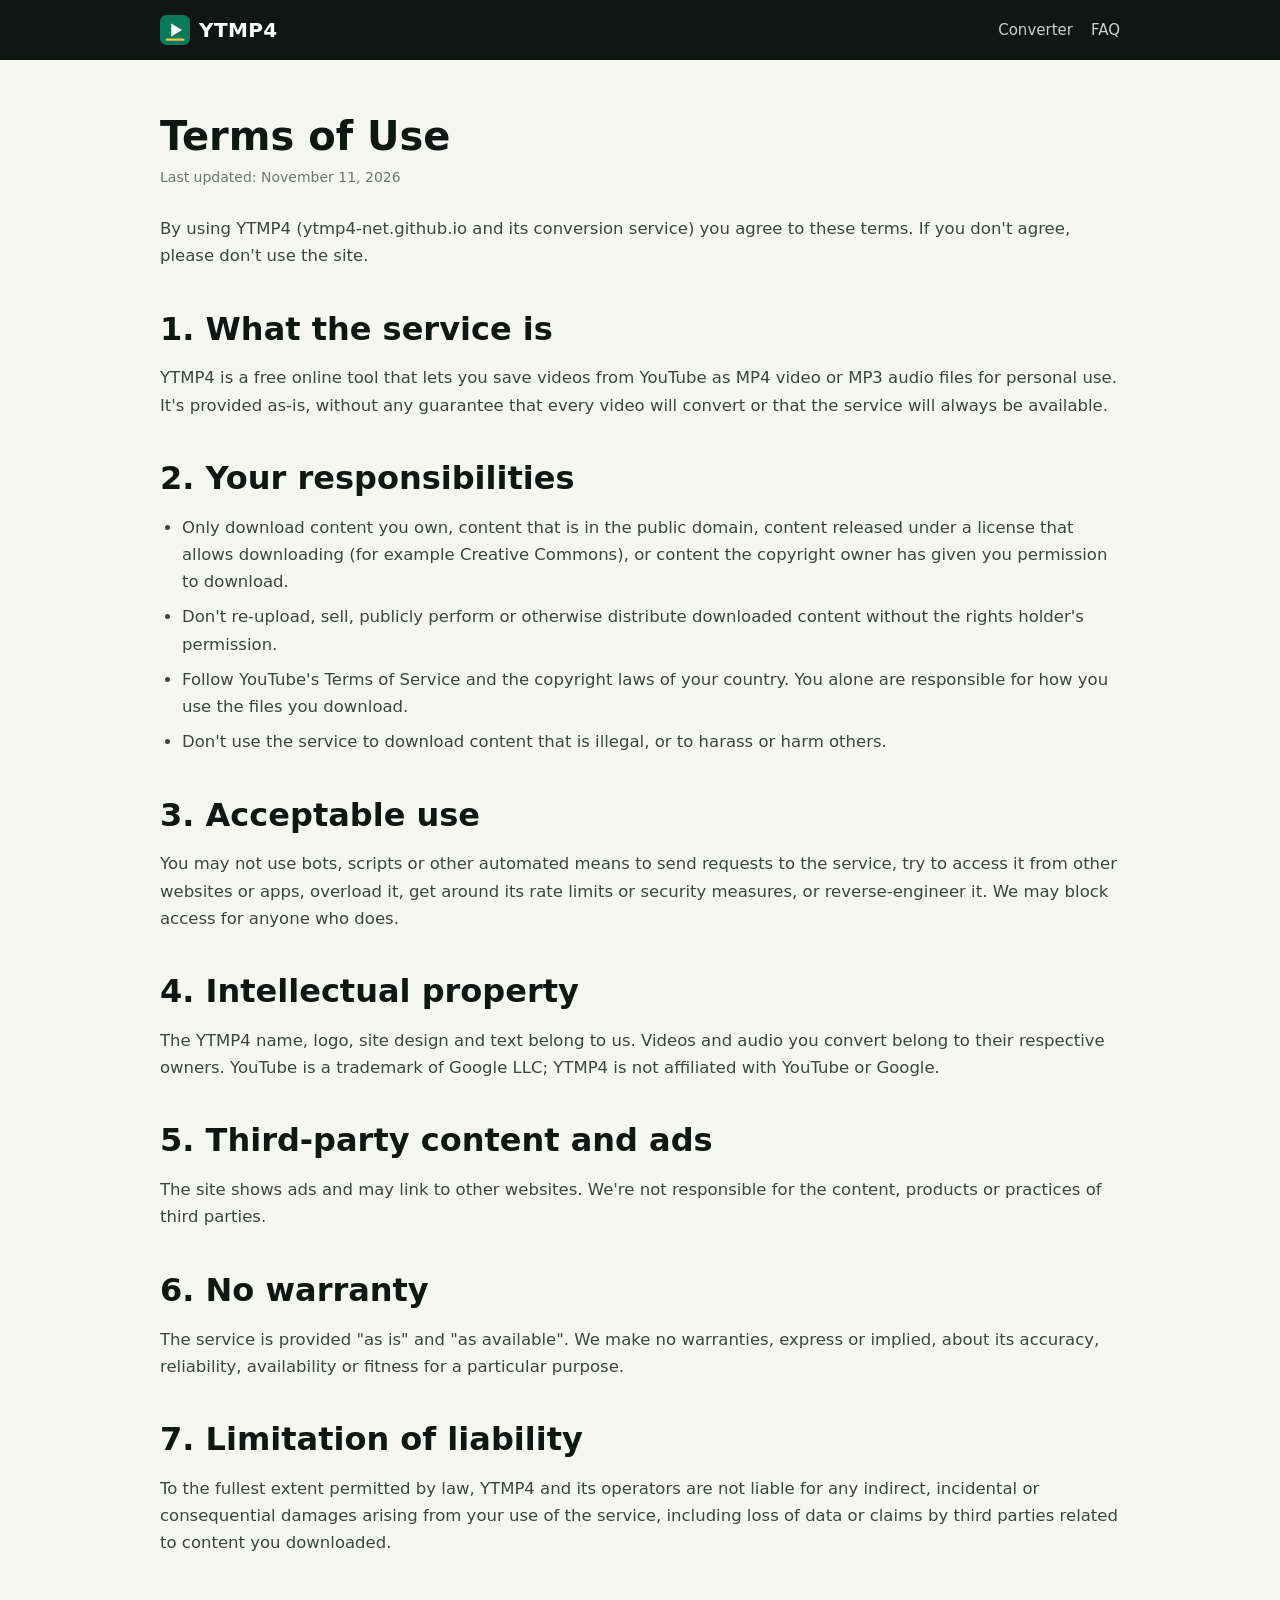
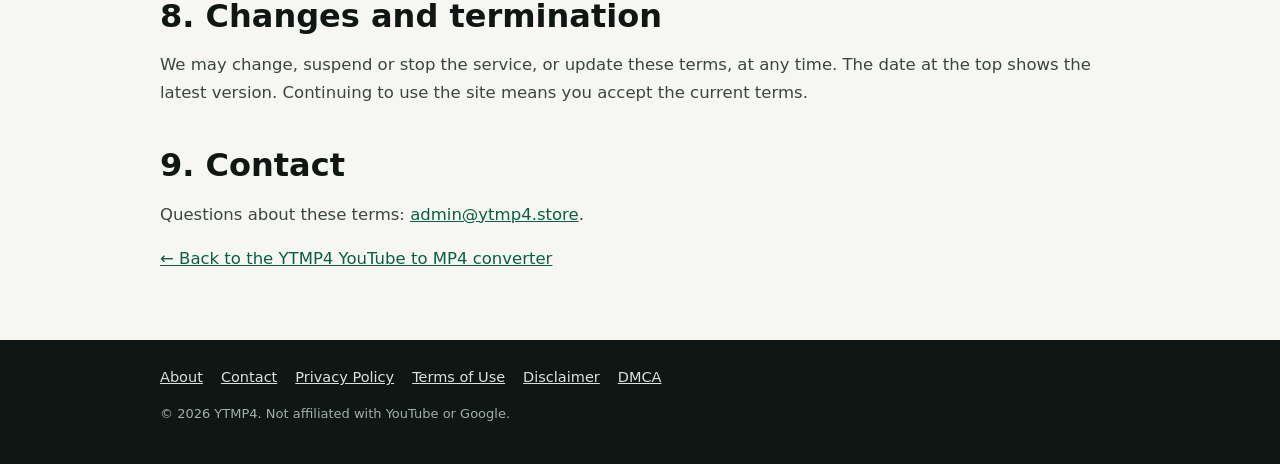
<file: terms/index.html>
<!doctype html>
<html lang="en">
<head>
<meta charset="utf-8">
<meta name="viewport" content="width=device-width, initial-scale=1">
<title>Terms of Use | YTMP4</title>
<meta name="description" content="The rules for using the YTMP4 YouTube to MP4 and MP3 converter.">
<link rel="canonical" href="https://ytmp4-net.github.io/terms/">
<meta name="robots" content="index, follow">
<meta name="theme-color" content="#0b7a5c">
<link rel="icon" href="../img/favicon.svg" type="image/svg+xml">
<link rel="stylesheet" href="../style.css">
</head>
<body>
<header class="top"><div class="wrap bar"><a class="brand" href="../" aria-label="YTMP4 home"><img src="../img/favicon.svg" width="30" height="30" alt=""> YTMP4</a><nav><a href="../">Converter</a><a href="../#faq">FAQ</a></nav></div></header>
<main class="sec page"><div class="wrap prose">
<h1>Terms of Use</h1>
<p class="upd">Last updated: November 11, 2026</p>
<p>By using YTMP4 (ytmp4-net.github.io and its conversion service) you agree to these terms. If you don't agree, please don't use the site.</p>
<h2>1. What the service is</h2>
<p>YTMP4 is a free online tool that lets you save videos from YouTube as MP4 video or MP3 audio files for personal use. It's provided as-is, without any guarantee that every video will convert or that the service will always be available.</p>
<h2>2. Your responsibilities</h2>
<ul>
<li>Only download content you own, content that is in the public domain, content released under a license that allows downloading (for example Creative Commons), or content the copyright owner has given you permission to download.</li>
<li>Don't re-upload, sell, publicly perform or otherwise distribute downloaded content without the rights holder's permission.</li>
<li>Follow YouTube's Terms of Service and the copyright laws of your country. You alone are responsible for how you use the files you download.</li>
<li>Don't use the service to download content that is illegal, or to harass or harm others.</li>
</ul>
<h2>3. Acceptable use</h2>
<p>You may not use bots, scripts or other automated means to send requests to the service, try to access it from other websites or apps, overload it, get around its rate limits or security measures, or reverse-engineer it. We may block access for anyone who does.</p>
<h2>4. Intellectual property</h2>
<p>The YTMP4 name, logo, site design and text belong to us. Videos and audio you convert belong to their respective owners. YouTube is a trademark of Google LLC; YTMP4 is not affiliated with YouTube or Google.</p>
<h2>5. Third-party content and ads</h2>
<p>The site shows ads and may link to other websites. We're not responsible for the content, products or practices of third parties.</p>
<h2>6. No warranty</h2>
<p>The service is provided "as is" and "as available". We make no warranties, express or implied, about its accuracy, reliability, availability or fitness for a particular purpose.</p>
<h2>7. Limitation of liability</h2>
<p>To the fullest extent permitted by law, YTMP4 and its operators are not liable for any indirect, incidental or consequential damages arising from your use of the service, including loss of data or claims by third parties related to content you downloaded.</p>
<h2>8. Changes and termination</h2>
<p>We may change, suspend or stop the service, or update these terms, at any time. The date at the top shows the latest version. Continuing to use the site means you accept the current terms.</p>
<h2>9. Contact</h2>
<p>Questions about these terms: <a href="mailto:admin@ytmp4.store">admin@ytmp4.store</a>.</p>
<p><a href="../">&larr; Back to the YTMP4 YouTube to MP4 converter</a></p>
</div></main>
<footer class="foot"><div class="wrap">
<nav class="legal"><a href="../about/">About</a><a href="../contact/">Contact</a><a href="../privacy/">Privacy Policy</a><a href="../terms/">Terms of Use</a><a href="../disclaimer/">Disclaimer</a><a href="../dmca/">DMCA</a></nav>
<p class="small">&copy; 2026 YTMP4. Not affiliated with YouTube or Google.</p>
</div></footer>
</body>
</html>
</file>
<file: style.css>
:root{--bg:#f6f7f2;--card:#fff;--ink:#101613;--text:#3b4540;--muted:#6d7772;--line:#e1e5df;--g:#0b7a5c;--g2:#0a5e47;--gs:#e3f3ec;--y:#f5c542;--font:system-ui,-apple-system,"Segoe UI",Roboto,Arial,sans-serif}
*{box-sizing:border-box}
html{scroll-behavior:smooth}
body{margin:0;background:var(--bg);color:var(--text);font:400 16.5px/1.65 var(--font)}
a{color:var(--g2)}
img{max-width:100%;height:auto}
.wrap{width:min(100% - 32px,960px);margin-inline:auto}
.sr{position:absolute;width:1px;height:1px;overflow:hidden;clip:rect(0 0 0 0)}
.top{background:var(--ink)}
.bar{display:flex;align-items:center;justify-content:space-between;height:60px}
.brand{display:flex;align-items:center;gap:9px;color:#fff;font-weight:800;font-size:20px;text-decoration:none;letter-spacing:.02em}
.top nav a{color:#c9d3ce;text-decoration:none;font-size:15px;margin-left:18px}
.top nav a:hover{color:#fff}
.hero{background:var(--ink);color:#d9e2dd;padding:34px 0 40px;border-bottom:6px solid var(--y)}
h1,h2,h3{color:var(--ink);line-height:1.2}
.hero h1{color:#fff;margin:0;font-size:clamp(28px,5vw,46px);text-align:center}
.sub{text-align:center;max-width:620px;margin:12px auto 24px;font-size:17px}
.box{display:flex;gap:8px;max-width:760px;margin:0 auto;padding:8px;background:#fff;border-radius:12px}
.box input{flex:1;min-width:0;height:52px;padding:0 14px;border:2px solid var(--line);border-radius:9px;font:16px var(--font);color:var(--ink);outline:none}
.box input:focus{border-color:var(--g)}
.box button{border:0;border-radius:9px;font:700 16px var(--font);cursor:pointer}
.ghost{padding:0 14px;background:var(--gs);color:var(--g2)}
#go{min-width:130px;background:var(--g);color:#fff;font-size:17px}
#go:hover{background:var(--g2)}
#go[disabled]{opacity:.7;cursor:wait}
.hint{text-align:center;font-size:14px;color:#9fb0a8;margin:12px 0 0}
.err{max-width:760px;margin:14px auto 0;padding:11px 14px;background:#fff0ee;color:#a1261a;border-radius:9px;font-weight:600}
.err[hidden]{display:none}
.res{max-width:760px;margin:18px auto 0;padding:18px;background:var(--card);border-radius:14px;color:var(--text)}
.res[data-state=idle]{display:none}
.loading{display:none;align-items:center;justify-content:center;gap:10px;padding:12px;font-weight:700;color:var(--ink)}
.res[data-state=loading] .loading{display:flex}
.spin{width:22px;height:22px;border:3px solid var(--line);border-top-color:var(--g);border-radius:50%;animation:s .8s linear infinite}
@keyframes s{to{transform:rotate(1turn)}}
.vid{display:flex;gap:14px;align-items:flex-start}
.vid img{width:190px;aspect-ratio:16/9;object-fit:cover;border-radius:9px;background:var(--gs);flex:none}
.ch{margin:0;color:var(--g);font-size:13px;font-weight:700}
.ti{margin:3px 0;color:var(--ink);font-weight:700;font-size:18px;line-height:1.3;overflow-wrap:anywhere}
.du{margin:0;color:var(--muted);font-size:14px}
.tabs{display:flex;gap:22px;margin:16px 0 6px;border-bottom:1px solid var(--line)}
.tabs button{padding:10px 2px;margin-bottom:-1px;background:none;border:0;border-bottom:3px solid transparent;font:700 15px var(--font);color:var(--muted);cursor:pointer}
.tabs button[aria-selected=true]{color:var(--g2);border-bottom-color:var(--g)}
.rows{list-style:none;margin:0;padding:0}
.rows[hidden]{display:none}
.rows li{display:flex;align-items:center;gap:12px;padding:10px 2px;border-bottom:1px solid var(--line)}
.rows li:last-child{border-bottom:0}
.q{min-width:80px;font-weight:800;color:var(--ink)}
.q small{display:block;font-weight:600;color:var(--muted);font-size:12.5px}
.hd{margin-left:6px;padding:2px 6px;border-radius:5px;background:var(--y);color:var(--ink);font-size:10px;font-weight:800;vertical-align:2px}
.fmt{flex:1;color:var(--muted);font-size:14px}
.rows a{padding:9px 16px;border-radius:9px;background:var(--gs);color:var(--g2);font-weight:700;text-decoration:none;white-space:nowrap}
.rows a:hover,.rows li:first-child a{background:var(--g);color:#fff}
.note{margin:12px 0 0;font-size:13.5px;color:var(--muted)}
.link{padding:0;background:none;border:0;color:var(--g2);font:700 13.5px var(--font);text-decoration:underline;cursor:pointer}
.ad{display:flex;justify-content:center}
.ad-top{margin-top:18px;min-height:90px}
.ad-box{margin-top:14px;min-height:250px;border-top:1px solid var(--line);padding-top:14px}
.ad-top:empty,.ad-top:not(:has(iframe,script)){min-height:0}
.sec{padding:52px 0}
.sec.alt{background:#fff}
.sec h2{font-size:clamp(24px,3.4vw,32px);margin:0 0 16px}
.prose h2:not(:first-child){margin-top:40px}
.prose h3{font-size:21px;margin:30px 0 8px}
.how{display:grid;grid-template-columns:1fr 1fr;gap:28px;align-items:center}
.how img{border-radius:14px;border:1px solid var(--line)}
.steps{margin:0;padding-left:22px}
.steps li{margin-bottom:14px}
.steps b{color:var(--ink)}
.prose>img{display:block;margin:26px 0 0;border-radius:14px;border:1px solid var(--line)}
table{width:100%;border-collapse:collapse;margin:14px 0;font-size:15px}
th,td{padding:10px 12px;border-bottom:1px solid var(--line);text-align:left}
th{background:var(--gs);color:var(--ink)}
details{border-bottom:1px solid var(--line);padding:4px 0}
summary{padding:12px 0;font-weight:700;color:var(--ink);cursor:pointer}
details p{margin:0 0 14px}
.native{margin:28px auto;overflow:hidden}
.foot{background:var(--ink);color:#9fb0a8;padding:26px 0;font-size:14.5px}
.foot a{color:#d9e2dd}
.small{font-size:13px}
.sticky{position:fixed;left:0;right:0;bottom:0;z-index:50;display:flex;justify-content:center;min-height:50px;padding:4px 0 calc(4px + env(safe-area-inset-bottom));background:#fff;border-top:1px solid var(--line)}
.sticky[hidden]{display:none}
.sticky button{position:absolute;top:-26px;right:8px;width:26px;height:26px;border:1px solid var(--line);border-bottom:0;border-radius:8px 8px 0 0;background:#fff;font:700 18px/1 var(--font);cursor:pointer}
body.has-sticky{padding-bottom:62px}
@media (max-width:767px){.ad-top{display:none}}
@media (min-width:768px){.sticky{display:none!important}body.has-sticky{padding-bottom:0}}
@media (max-width:640px){
 .top nav a{margin-left:12px;font-size:14px}
 .box{flex-wrap:wrap}
 .box input{flex-basis:100%}
 .ghost{height:48px;flex:0 0 auto}
 #go{flex:1;height:48px}
 .vid{flex-direction:column}.vid img{width:100%}
 .fmt{display:none}.rows li{justify-content:space-between}
 .how{grid-template-columns:1fr}
}

.legal{display:flex;flex-wrap:wrap;gap:6px 18px;margin-bottom:10px}
.prose ul{padding-left:22px}.prose li{margin-bottom:8px}
code{background:var(--gs);padding:1px 5px;border-radius:4px;font-size:.92em}
.page h1{font-size:clamp(28px,4vw,40px);margin:0 0 6px}
.page .upd{color:var(--muted);font-size:14px;margin:0 0 26px}
</file>
